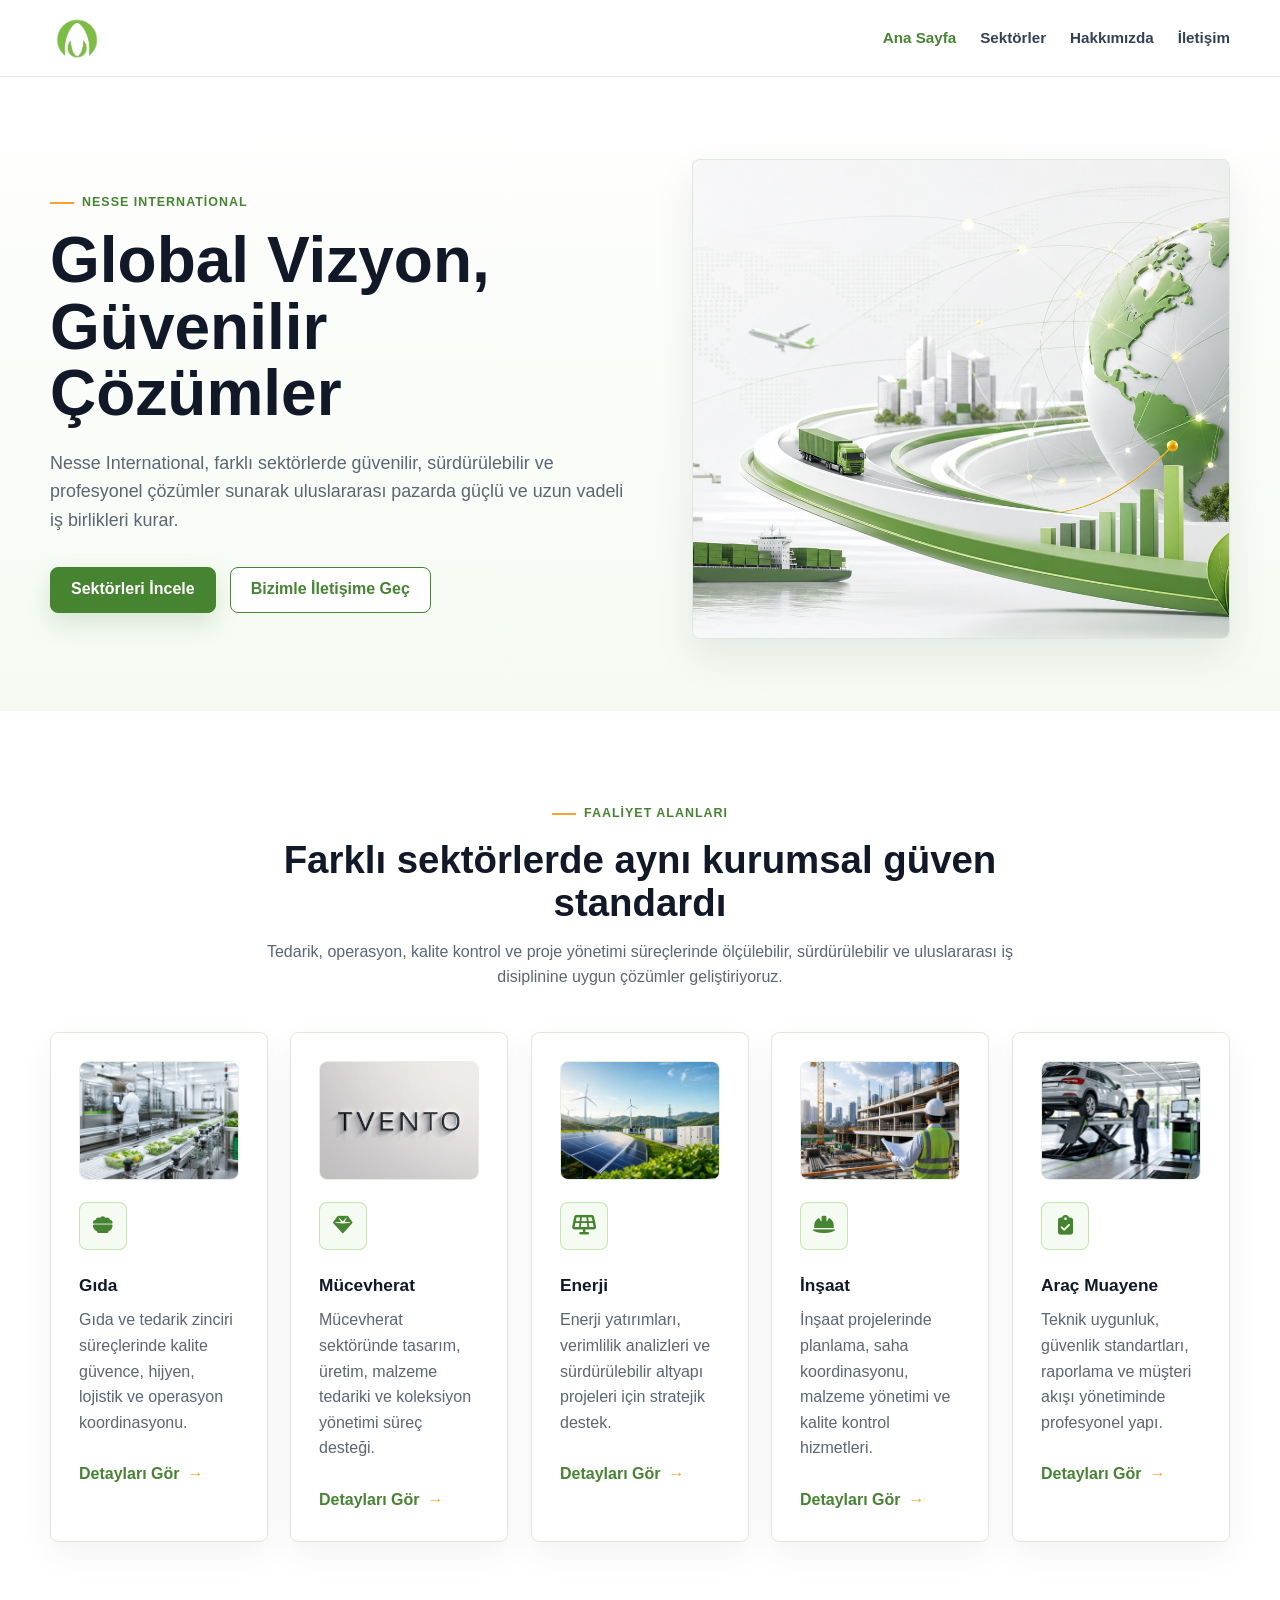
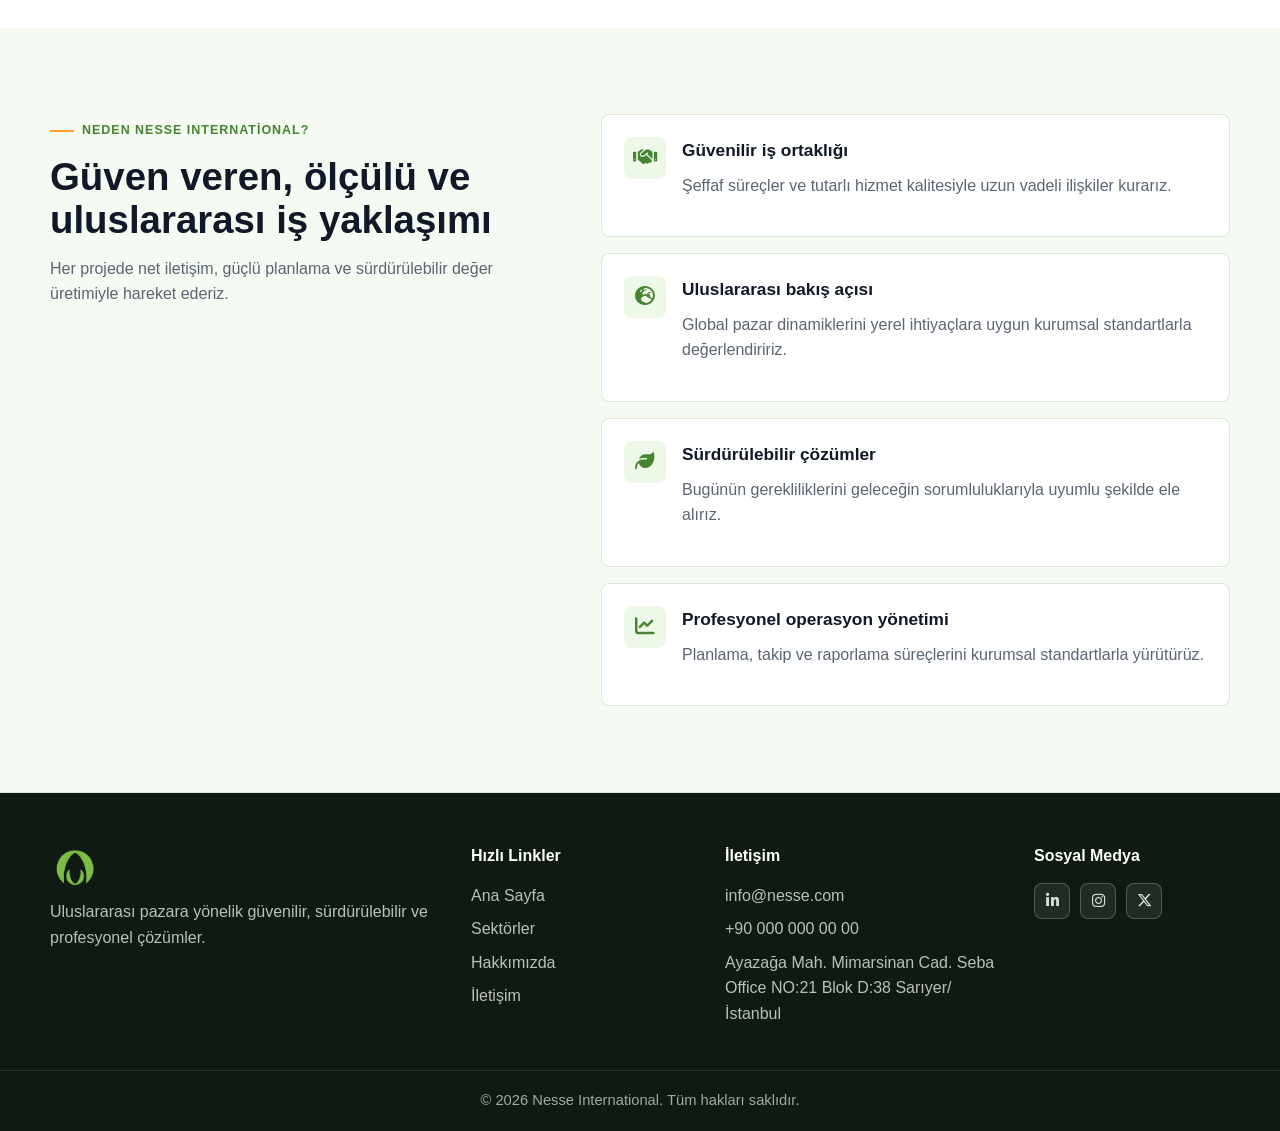
<file: index.html>
<!doctype html>
<html lang="tr">
  <head>
    <meta charset="utf-8" />
    <meta name="viewport" content="width=device-width, initial-scale=1" />
    <title>Nesse International | Ana Sayfa</title>
    <meta
      name="description"
      content="Nesse International, farklı sektörlerde güvenilir, sürdürülebilir ve profesyonel çözümler sunan kurumsal bir iş ortağıdır."
    />
    <link rel="stylesheet" href="https://cdnjs.cloudflare.com/ajax/libs/font-awesome/6.5.2/css/all.min.css" />
    <link rel="stylesheet" href="styles.css" />
  </head>
  <body>
    <header class="site-header">
      <nav class="navbar" aria-label="Ana navigasyon">
        <a class="brand" href="index.html" aria-label="Nesse International Ana Sayfa">
          <img class="brand-logo" src="assets/nesse_logo_yazisiz.png" alt="Nesse International" />
        </a>
        <button class="menu-toggle" type="button" aria-expanded="false" aria-controls="primary-menu">
          <span></span>
          <span></span>
          <span></span>
          <span class="sr-only">Menüyü aç</span>
        </button>
        <div class="nav-links" id="primary-menu">
          <a class="active" href="index.html">Ana Sayfa</a>
          <a href="sektorler.html">Sektörler</a>
          <a href="hakkimizda.html">Hakkımızda</a>
          <a href="iletisim.html">İletişim</a>
        </div>
      </nav>
    </header>

    <main>
      <section class="hero">
        <div class="container hero-grid">
          <div class="hero-copy">
            <span class="eyebrow">Nesse International</span>
            <h1>Global Vizyon, Güvenilir Çözümler</h1>
            <p>
              Nesse International, farklı sektörlerde güvenilir, sürdürülebilir ve profesyonel çözümler
              sunarak uluslararası pazarda güçlü ve uzun vadeli iş birlikleri kurar.
            </p>
            <div class="hero-actions">
              <a class="btn" href="sektorler.html">Sektörleri İncele</a>
              <a class="btn btn-outline" href="iletisim.html">Bizimle İletişime Geç</a>
            </div>
          </div>
          <div class="hero-visual" aria-label="Global ticaret ve büyüme görseli">
            <img src="assets/hero-global.png" alt="Soyut global bağlantılar ve sürdürülebilir büyüme görseli" />
          </div>
        </div>
      </section>

      <section class="section">
        <div class="container section-heading">
          <span class="eyebrow">Faaliyet Alanları</span>
          <h2>Farklı sektörlerde aynı kurumsal güven standardı</h2>
          <p>
            Tedarik, operasyon, kalite kontrol ve proje yönetimi süreçlerinde ölçülebilir,
            sürdürülebilir ve uluslararası iş disiplinine uygun çözümler geliştiriyoruz.
          </p>
        </div>
        <div class="container card-grid five">
          <article class="service-card">
            <img src="assets/sector-gida.png" alt="Modern gıda üretim ve paketleme tesisi" />
            <span class="icon-box" aria-hidden="true"><i class="fa-solid fa-bowl-food"></i></span>
            <h3>Gıda</h3>
            <p>Gıda ve tedarik zinciri süreçlerinde kalite güvence, hijyen, lojistik ve operasyon koordinasyonu.</p>
            <a class="text-link" href="sektor-gida.html">Detayları Gör</a>
          </article>
          <article class="service-card">
            <img src="assets/tvento_logo.webp" alt="Mücevherat üretim ve sunum alanı" />
            <span class="icon-box" aria-hidden="true"><i class="fa-solid fa-gem"></i></span>
            <h3>Mücevherat</h3>
            <p>Mücevherat sektöründe tasarım, üretim, malzeme tedariki ve koleksiyon yönetimi süreç desteği.</p>
            <a class="text-link" href="https://tvento.com/" target="_blank">Detayları Gör</a>
          </article>
          <article class="service-card">
            <img src="assets/sector-enerji.png" alt="Yenilenebilir enerji altyapısı" />
            <span class="icon-box" aria-hidden="true"><i class="fa-solid fa-solar-panel"></i></span>
            <h3>Enerji</h3>
            <p>Enerji yatırımları, verimlilik analizleri ve sürdürülebilir altyapı projeleri için stratejik destek.</p>
            <a class="text-link" href="sektor-enerji.html">Detayları Gör</a>
          </article>
          <article class="service-card">
            <img src="assets/sector-insaat.png" alt="Modern inşaat ve proje yönetimi sahası" />
            <span class="icon-box" aria-hidden="true"><i class="fa-solid fa-helmet-safety"></i></span>
            <h3>İnşaat</h3>
            <p>İnşaat projelerinde planlama, saha koordinasyonu, malzeme yönetimi ve kalite kontrol hizmetleri.</p>
            <a class="text-link" href="sektor-insaat.html">Detayları Gör</a>
          </article>
          <article class="service-card">
            <img src="assets/sector-arac-muayene.png" alt="Araç muayene ve teknik kontrol istasyonu" />
            <span class="icon-box" aria-hidden="true"><i class="fa-solid fa-clipboard-check"></i></span>
            <h3>Araç Muayene</h3>
            <p>Teknik uygunluk, güvenlik standartları, raporlama ve müşteri akışı yönetiminde profesyonel yapı.</p>
            <a class="text-link" href="sektor-arac-muayene.html">Detayları Gör</a>
          </article>
        </div>
      </section>

      <section class="section soft-section">
        <div class="container split">
          <div class="section-heading align-left">
            <span class="eyebrow">Neden Nesse International?</span>
            <h2>Güven veren, ölçülü ve uluslararası iş yaklaşımı</h2>
            <p>
              Her projede net iletişim, güçlü planlama ve sürdürülebilir değer üretimiyle hareket ederiz.
            </p>
          </div>
          <div class="feature-list">
            <div class="feature-item">
              <span class="check-icon" aria-hidden="true"><i class="fa-solid fa-handshake"></i></span>
              <div>
                <h3>Güvenilir iş ortaklığı</h3>
                <p>Şeffaf süreçler ve tutarlı hizmet kalitesiyle uzun vadeli ilişkiler kurarız.</p>
              </div>
            </div>
            <div class="feature-item">
              <span class="check-icon" aria-hidden="true"><i class="fa-solid fa-earth-europe"></i></span>
              <div>
                <h3>Uluslararası bakış açısı</h3>
                <p>Global pazar dinamiklerini yerel ihtiyaçlara uygun kurumsal standartlarla değerlendiririz.</p>
              </div>
            </div>
            <div class="feature-item">
              <span class="check-icon" aria-hidden="true"><i class="fa-solid fa-leaf"></i></span>
              <div>
                <h3>Sürdürülebilir çözümler</h3>
                <p>Bugünün gerekliliklerini geleceğin sorumluluklarıyla uyumlu şekilde ele alırız.</p>
              </div>
            </div>
            <div class="feature-item">
              <span class="check-icon" aria-hidden="true"><i class="fa-solid fa-chart-line"></i></span>
              <div>
                <h3>Profesyonel operasyon yönetimi</h3>
                <p>Planlama, takip ve raporlama süreçlerini kurumsal standartlarla yürütürüz.</p>
              </div>
            </div>
          </div>
        </div>
      </section>
    </main>

    <footer class="site-footer">
      <div class="container footer-grid">
        <div>
          <a class="brand footer-brand" href="index.html">
            <img class="brand-logo" src="assets/nesse_logo_yazisiz.png" alt="Nesse International" />
          </a>
          <p>Uluslararası pazara yönelik güvenilir, sürdürülebilir ve profesyonel çözümler.</p>
        </div>
        <div>
          <h3>Hızlı Linkler</h3>
          <a href="index.html">Ana Sayfa</a>
          <a href="sektorler.html">Sektörler</a>
          <a href="hakkimizda.html">Hakkımızda</a>
          <a href="iletisim.html">İletişim</a>
        </div>
        <div>
          <h3>İletişim</h3>
          <p>info@nesse.com</p>
          <p>+90 000 000 00 00</p>
          <p>Ayazağa Mah. Mimarsinan Cad. Seba Office NO:21 Blok D:38 Sarıyer/İstanbul</p>
        </div>
        <div>
          <h3>Sosyal Medya</h3>
          <div class="social-row" aria-label="Sosyal medya ikonları">
            <span><i class="fa-brands fa-linkedin-in" aria-hidden="true"></i></span>
            <span><i class="fa-brands fa-instagram" aria-hidden="true"></i></span>
            <span><i class="fa-brands fa-x-twitter" aria-hidden="true"></i></span>
          </div>
        </div>
      </div>
      <div class="footer-bottom">© 2026 Nesse International. Tüm hakları saklıdır.</div>
    </footer>

    <script src="script.js"></script>
  </body>
</html>
</file>
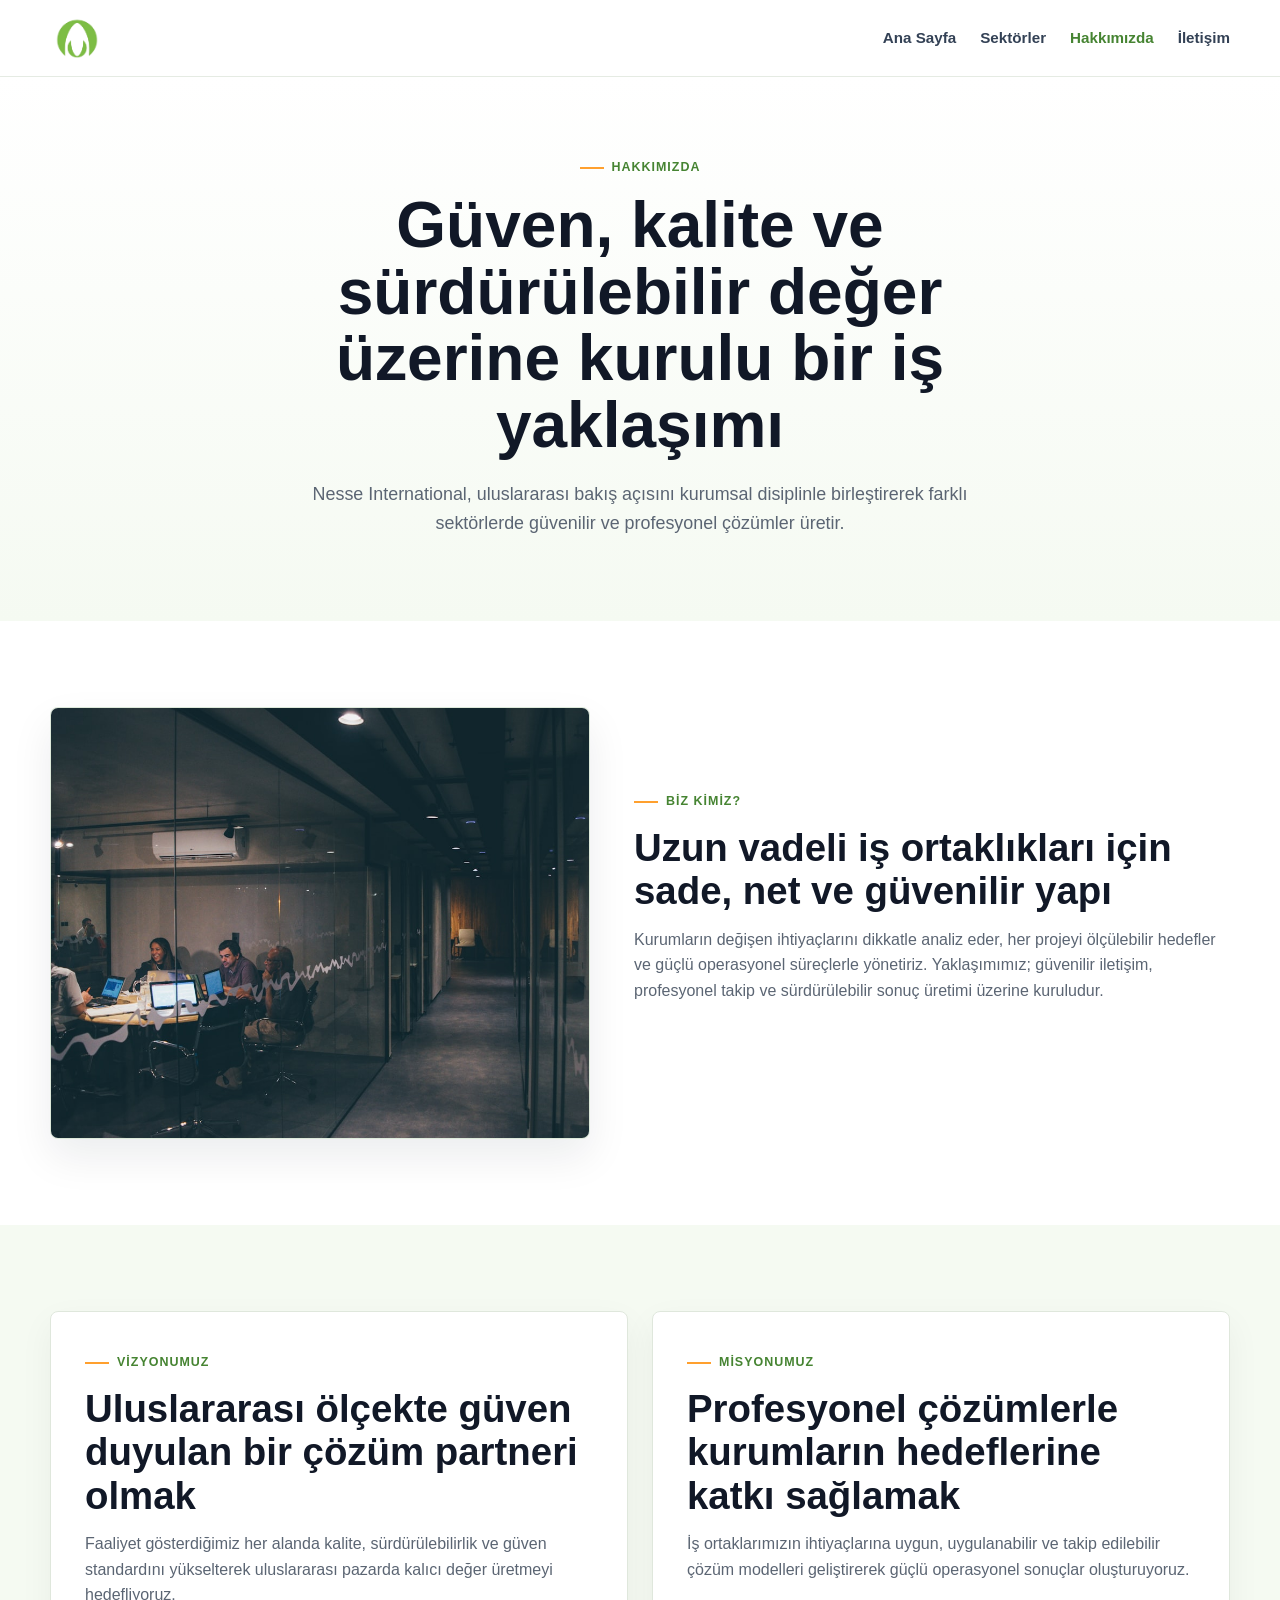
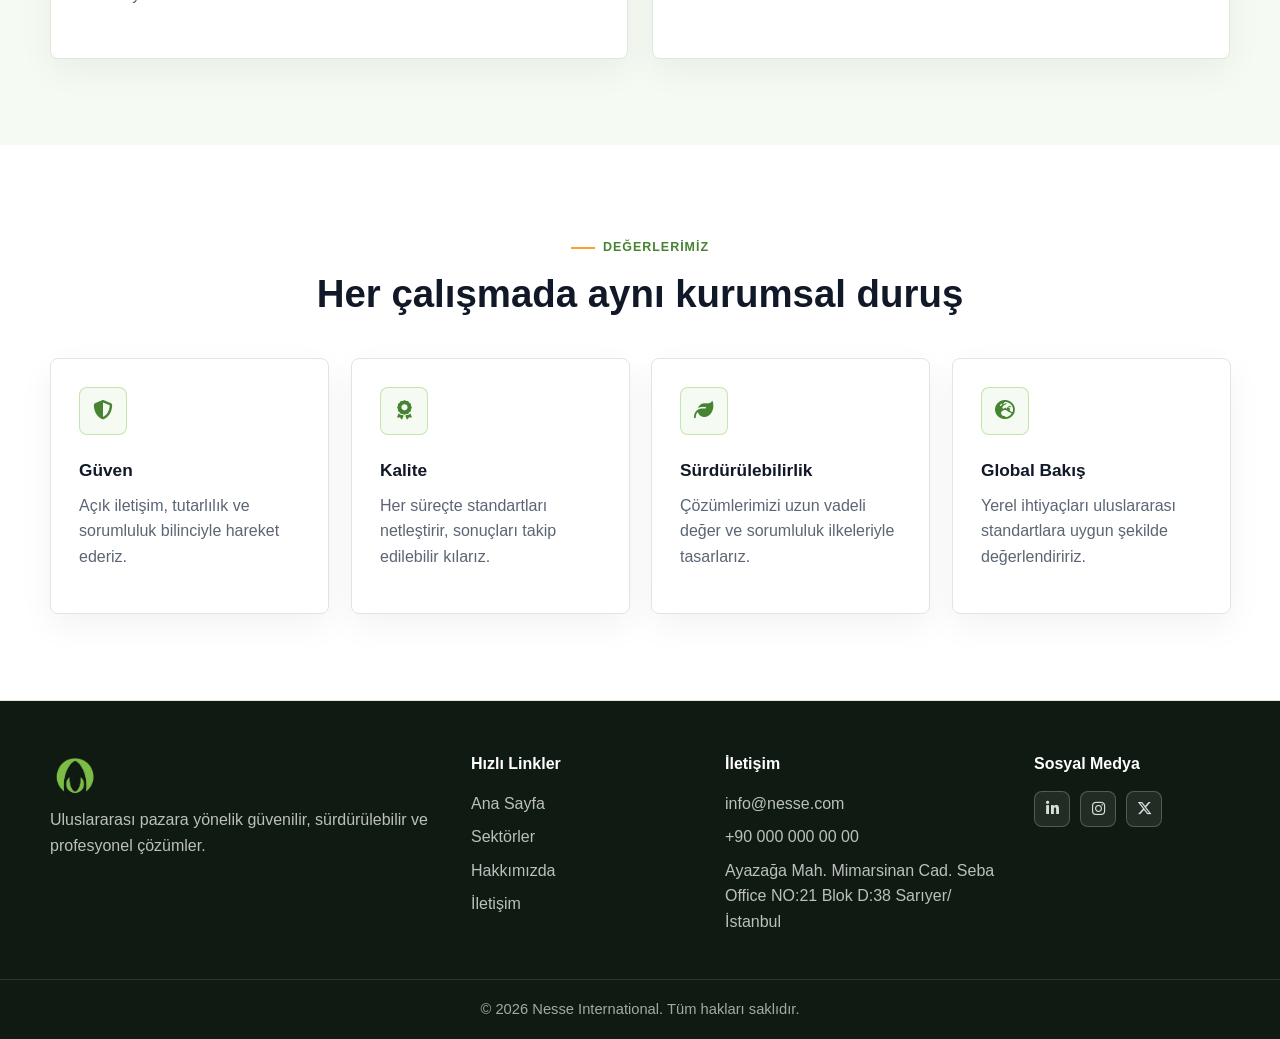
<file: hakkimizda.html>
<!doctype html>
<html lang="tr">
  <head>
    <meta charset="utf-8" />
    <meta name="viewport" content="width=device-width, initial-scale=1" />
    <title>Nesse International | Hakkımızda</title>
    <meta name="description" content="Nesse International kurumsal profil ve çalışma yaklaşımı." />
    <link rel="stylesheet" href="https://cdnjs.cloudflare.com/ajax/libs/font-awesome/6.5.2/css/all.min.css" />
    <link rel="stylesheet" href="styles.css" />
  </head>
  <body>
    <header class="site-header">
      <nav class="navbar" aria-label="Ana navigasyon">
        <a class="brand" href="index.html"><img class="brand-logo" src="assets/nesse_logo_yazisiz.png" alt="Nesse International" /></a>
        <button class="menu-toggle" type="button" aria-expanded="false" aria-controls="primary-menu">
          <span></span><span></span><span></span><span class="sr-only">Menüyü aç</span>
        </button>
        <div class="nav-links" id="primary-menu">
          <a href="index.html">Ana Sayfa</a>
          <a href="sektorler.html">Sektörler</a>
          <a class="active" href="hakkimizda.html">Hakkımızda</a>
          <a href="iletisim.html">İletişim</a>
        </div>
      </nav>
    </header>

    <main>
      <section class="page-hero">
        <div class="container narrow">
          <span class="eyebrow">Hakkımızda</span>
          <h1>Güven, kalite ve sürdürülebilir değer üzerine kurulu bir iş yaklaşımı</h1>
          <p>
            Nesse International, uluslararası bakış açısını kurumsal disiplinle birleştirerek farklı sektörlerde
            güvenilir ve profesyonel çözümler üretir.
          </p>
        </div>
      </section>

      <section class="section">
        <div class="container about-grid">
          <figure class="about-media">
            <img src="assets/about-corporate.jpg" alt="Kurumsal toplantıda iş birliği yapan profesyonel ekip" />
          </figure>
          <div class="section-heading align-left">
            <span class="eyebrow">Biz Kimiz?</span>
            <h2>Uzun vadeli iş ortaklıkları için sade, net ve güvenilir yapı</h2>
            <p>
              Kurumların değişen ihtiyaçlarını dikkatle analiz eder, her projeyi ölçülebilir hedefler ve güçlü
              operasyonel süreçlerle yönetiriz. Yaklaşımımız; güvenilir iletişim, profesyonel takip ve sürdürülebilir
              sonuç üretimi üzerine kuruludur.
            </p>
          </div>
        </div>
      </section>

      <section class="section soft-section">
        <div class="container two-column">
          <article class="content-card">
            <span class="eyebrow">Vizyonumuz</span>
            <h2>Uluslararası ölçekte güven duyulan bir çözüm partneri olmak</h2>
            <p>
              Faaliyet gösterdiğimiz her alanda kalite, sürdürülebilirlik ve güven standardını yükselterek
              uluslararası pazarda kalıcı değer üretmeyi hedefliyoruz.
            </p>
          </article>
          <article class="content-card">
            <span class="eyebrow">Misyonumuz</span>
            <h2>Profesyonel çözümlerle kurumların hedeflerine katkı sağlamak</h2>
            <p>
              İş ortaklarımızın ihtiyaçlarına uygun, uygulanabilir ve takip edilebilir çözüm modelleri geliştirerek
              güçlü operasyonel sonuçlar oluşturuyoruz.
            </p>
          </article>
        </div>
      </section>

      <section class="section">
        <div class="container section-heading">
          <span class="eyebrow">Değerlerimiz</span>
          <h2>Her çalışmada aynı kurumsal duruş</h2>
        </div>
        <div class="container card-grid four">
          <article class="value-card">
            <span class="icon-box" aria-hidden="true"><i class="fa-solid fa-shield-halved"></i></span>
            <h3>Güven</h3>
            <p>Açık iletişim, tutarlılık ve sorumluluk bilinciyle hareket ederiz.</p>
          </article>
          <article class="value-card">
            <span class="icon-box" aria-hidden="true"><i class="fa-solid fa-award"></i></span>
            <h3>Kalite</h3>
            <p>Her süreçte standartları netleştirir, sonuçları takip edilebilir kılarız.</p>
          </article>
          <article class="value-card">
            <span class="icon-box" aria-hidden="true"><i class="fa-solid fa-leaf"></i></span>
            <h3>Sürdürülebilirlik</h3>
            <p>Çözümlerimizi uzun vadeli değer ve sorumluluk ilkeleriyle tasarlarız.</p>
          </article>
          <article class="value-card">
            <span class="icon-box" aria-hidden="true"><i class="fa-solid fa-earth-europe"></i></span>
            <h3>Global Bakış</h3>
            <p>Yerel ihtiyaçları uluslararası standartlara uygun şekilde değerlendiririz.</p>
          </article>
        </div>
      </section>
    </main>

    <footer class="site-footer">
      <div class="container footer-grid">
        <div>
          <a class="brand footer-brand" href="index.html"><img class="brand-logo" src="assets/nesse_logo_yazisiz.png" alt="Nesse International" /></a>
          <p>Uluslararası pazara yönelik güvenilir, sürdürülebilir ve profesyonel çözümler.</p>
        </div>
        <div>
          <h3>Hızlı Linkler</h3>
          <a href="index.html">Ana Sayfa</a><a href="sektorler.html">Sektörler</a><a href="hakkimizda.html">Hakkımızda</a><a href="iletisim.html">İletişim</a>
        </div>
        <div>
          <h3>İletişim</h3>
          <p>info@nesse.com</p><p>+90 000 000 00 00</p><p>Ayazağa Mah. Mimarsinan Cad. Seba Office NO:21 Blok D:38 Sarıyer/İstanbul</p>
        </div>
        <div>
          <h3>Sosyal Medya</h3>
          <div class="social-row" aria-label="Sosyal medya ikonları"><span><i class="fa-brands fa-linkedin-in" aria-hidden="true"></i></span><span><i class="fa-brands fa-instagram" aria-hidden="true"></i></span><span><i class="fa-brands fa-x-twitter" aria-hidden="true"></i></span></div>
        </div>
      </div>
      <div class="footer-bottom">© 2026 Nesse International. Tüm hakları saklıdır.</div>
    </footer>

    <script src="script.js"></script>
  </body>
</html>
</file>
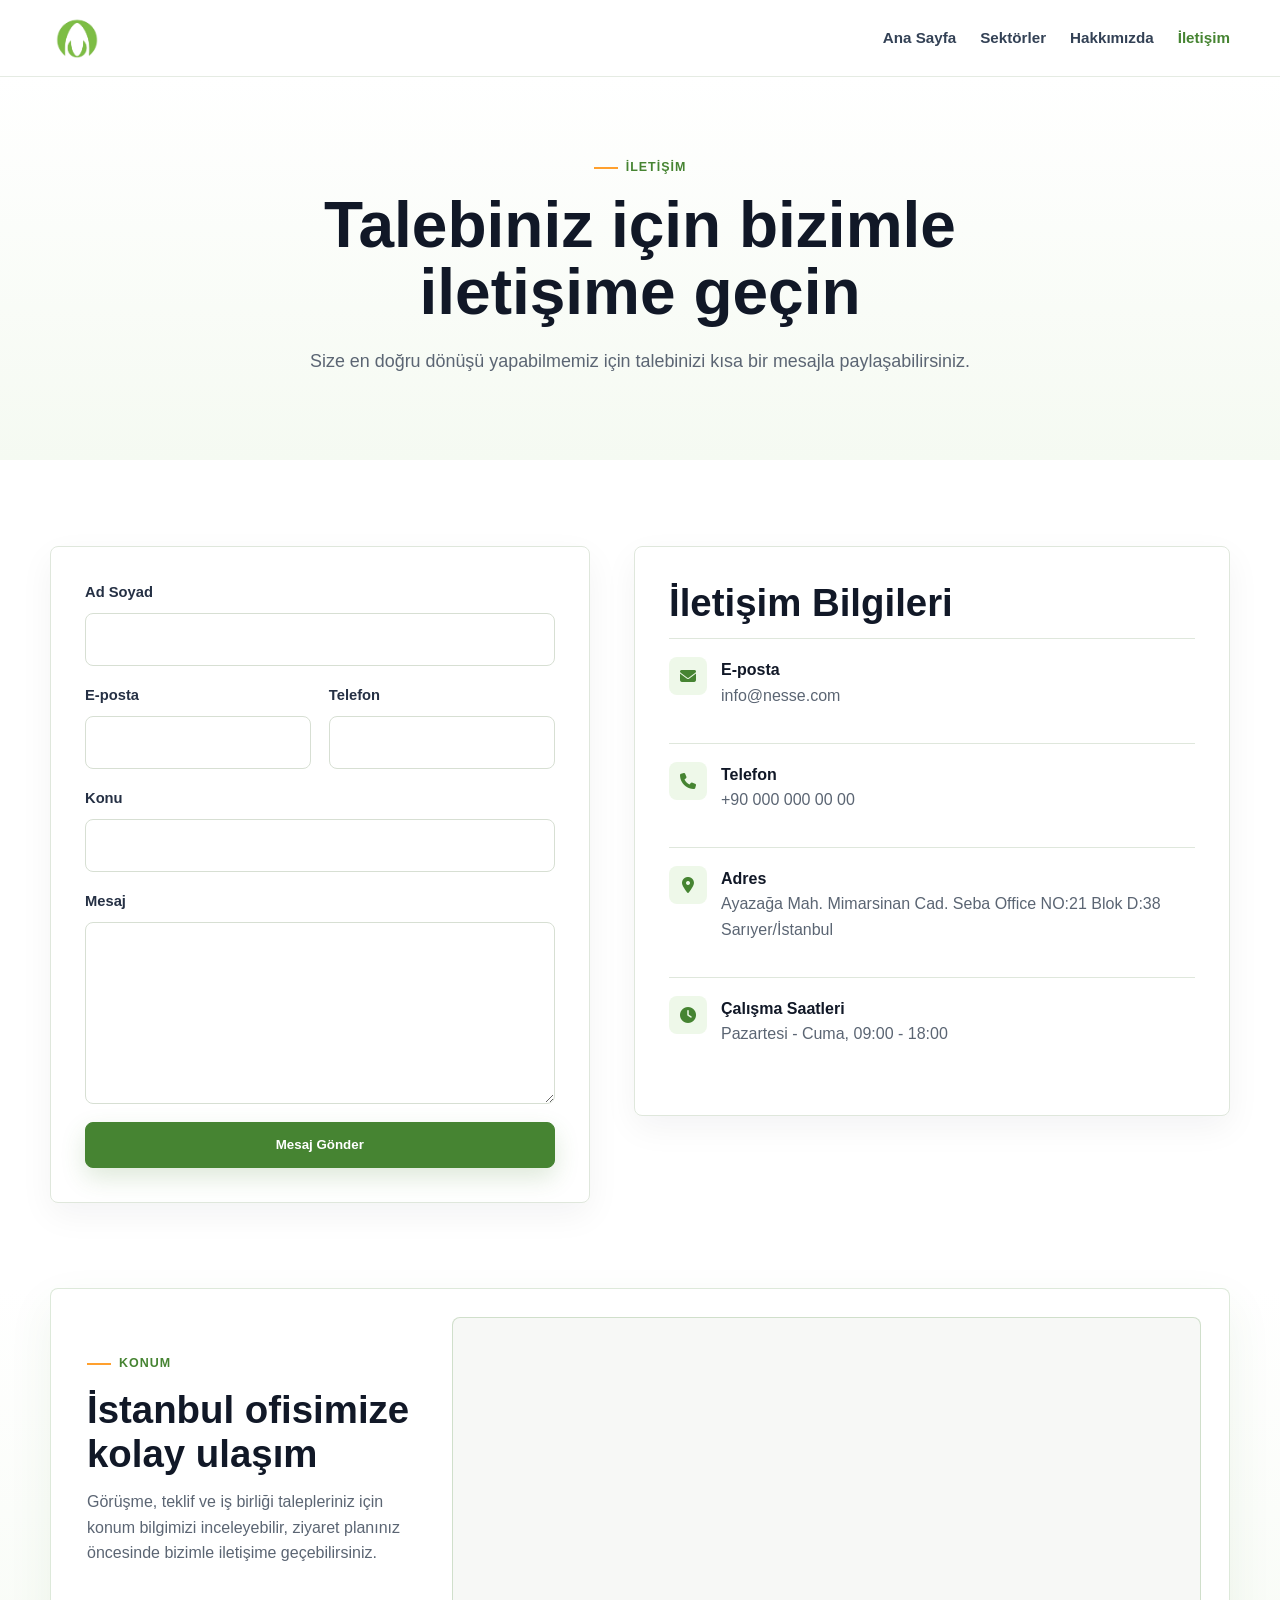
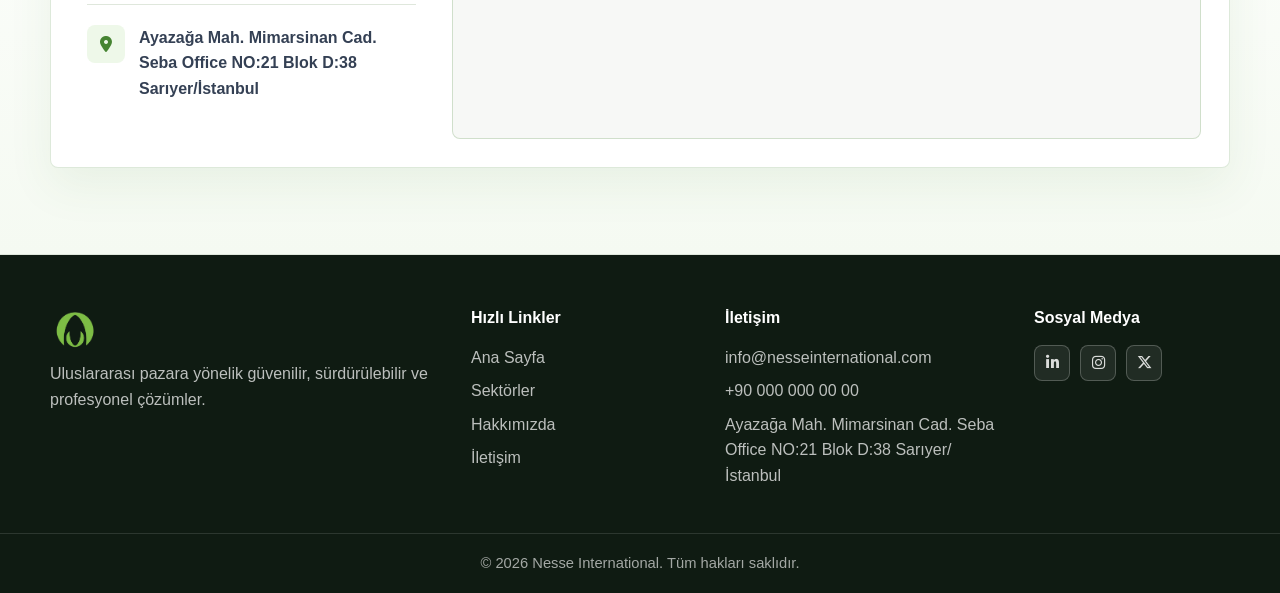
<file: iletisim.html>
<!doctype html>
<html lang="tr">
  <head>
    <meta charset="utf-8" />
    <meta name="viewport" content="width=device-width, initial-scale=1" />
    <title>Nesse International | İletişim</title>
    <meta name="description" content="Nesse International iletişim sayfası." />
    <link rel="stylesheet" href="https://cdnjs.cloudflare.com/ajax/libs/font-awesome/6.5.2/css/all.min.css" />
    <link rel="stylesheet" href="styles.css" />
  </head>
  <body>
    <header class="site-header">
      <nav class="navbar" aria-label="Ana navigasyon">
        <a class="brand" href="index.html"><img class="brand-logo" src="assets/nesse_logo_yazisiz.png" alt="Nesse International" /></a>
        <button class="menu-toggle" type="button" aria-expanded="false" aria-controls="primary-menu">
          <span></span><span></span><span></span><span class="sr-only">Menüyü aç</span>
        </button>
        <div class="nav-links" id="primary-menu">
          <a href="index.html">Ana Sayfa</a>
          <a href="sektorler.html">Sektörler</a>
          <a href="hakkimizda.html">Hakkımızda</a>
          <a class="active" href="iletisim.html">İletişim</a>
        </div>
      </nav>
    </header>

    <main>
      <section class="page-hero">
        <div class="container narrow">
          <span class="eyebrow">İletişim</span>
          <h1>Talebiniz için bizimle iletişime geçin</h1>
          <p>Size en doğru dönüşü yapabilmemiz için talebinizi kısa bir mesajla paylaşabilirsiniz.</p>
        </div>
      </section>

      <section class="section">
        <div class="container contact-grid">
          <form class="contact-form" action="#" method="post">
            <div class="field-group">
              <label for="name">Ad Soyad</label>
              <input id="name" name="name" type="text" autocomplete="name" required />
            </div>
            <div class="field-row">
              <div class="field-group">
                <label for="email">E-posta</label>
                <input id="email" name="email" type="email" autocomplete="email" required />
              </div>
              <div class="field-group">
                <label for="phone">Telefon</label>
                <input id="phone" name="phone" type="tel" autocomplete="tel" />
              </div>
            </div>
            <div class="field-group">
              <label for="subject">Konu</label>
              <input id="subject" name="subject" type="text" required />
            </div>
            <div class="field-group">
              <label for="message">Mesaj</label>
              <textarea id="message" name="message" rows="6" required></textarea>
            </div>
            <button class="btn" type="submit">Mesaj Gönder</button>
          </form>

          <aside class="contact-info">
            <h2>İletişim Bilgileri</h2>
            <div class="info-item">
              <span class="mini-icon" aria-hidden="true"><i class="fa-solid fa-envelope"></i></span>
              <div>
                <strong>E-posta</strong>
                <p>info@nesse.com</p>
              </div>
            </div>
            <div class="info-item">
              <span class="mini-icon" aria-hidden="true"><i class="fa-solid fa-phone"></i></span>
              <div>
                <strong>Telefon</strong>
                <p>+90 000 000 00 00</p>
              </div>
            </div>
            <div class="info-item">
              <span class="mini-icon" aria-hidden="true"><i class="fa-solid fa-location-dot"></i></span>
              <div>
                <strong>Adres</strong>
                <p>Ayazağa Mah. Mimarsinan Cad. Seba Office NO:21 Blok D:38 Sarıyer/İstanbul</p>
              </div>
            </div>
            <div class="info-item">
              <span class="mini-icon" aria-hidden="true"><i class="fa-solid fa-clock"></i></span>
              <div>
                <strong>Çalışma Saatleri</strong>
                <p>Pazartesi - Cuma, 09:00 - 18:00</p>
              </div>
            </div>
          </aside>
        </div>
      </section>

      <section class="section no-top map-section">
        <div class="container">
          <div class="map-shell">
            <div class="map-copy">
              <span class="eyebrow">Konum</span>
              <h2>İstanbul ofisimize kolay ulaşım</h2>
              <p>
                Görüşme, teklif ve iş birliği talepleriniz için konum bilgimizi inceleyebilir,
                ziyaret planınız öncesinde bizimle iletişime geçebilirsiniz.
              </p>
              <div class="map-address">
                <span class="mini-icon" aria-hidden="true"><i class="fa-solid fa-location-dot"></i></span>
                <p>Ayazağa Mah. Mimarsinan Cad. Seba Office NO:21 Blok D:38 Sarıyer/İstanbul</p>
              </div>
            </div>
            <div class="map-area">
              <iframe
                title="Nesse International Google Maps konumu"
                src="https://www.google.com/maps?q=Ayaza%C4%9Fa%20Mah.%20Mimarsinan%20Cad.%20Seba%20Office%20NO%3A21%20Blok%20D%3A38%20Sar%C4%B1yer%2F%C4%B0stanbul&output=embed"
                width="100%"
                height="420"
                style="border:0;"
                allowfullscreen=""
                loading="lazy"
                referrerpolicy="no-referrer-when-downgrade">
              </iframe>
            </div>
          </div>
        </div>
      </section>
    </main>

    <footer class="site-footer">
      <div class="container footer-grid">
        <div>
          <a class="brand footer-brand" href="index.html"><img class="brand-logo" src="assets/nesse_logo_yazisiz.png" alt="Nesse International" /></a>
          <p>Uluslararası pazara yönelik güvenilir, sürdürülebilir ve profesyonel çözümler.</p>
        </div>
        <div>
          <h3>Hızlı Linkler</h3>
          <a href="index.html">Ana Sayfa</a><a href="sektorler.html">Sektörler</a><a href="hakkimizda.html">Hakkımızda</a><a href="iletisim.html">İletişim</a>
        </div>
        <div>
          <h3>İletişim</h3>
          <p>info@nesseinternational.com</p><p>+90 000 000 00 00</p><p>Ayazağa Mah. Mimarsinan Cad. Seba Office NO:21 Blok D:38 Sarıyer/İstanbul</p>
        </div>
        <div>
          <h3>Sosyal Medya</h3>
          <div class="social-row" aria-label="Sosyal medya ikonları"><span><i class="fa-brands fa-linkedin-in" aria-hidden="true"></i></span><span><i class="fa-brands fa-instagram" aria-hidden="true"></i></span><span><i class="fa-brands fa-x-twitter" aria-hidden="true"></i></span></div>
        </div>
      </div>
      <div class="footer-bottom">© 2026 Nesse International. Tüm hakları saklıdır.</div>
    </footer>

    <script src="script.js"></script>
  </body>
</html>
</file>
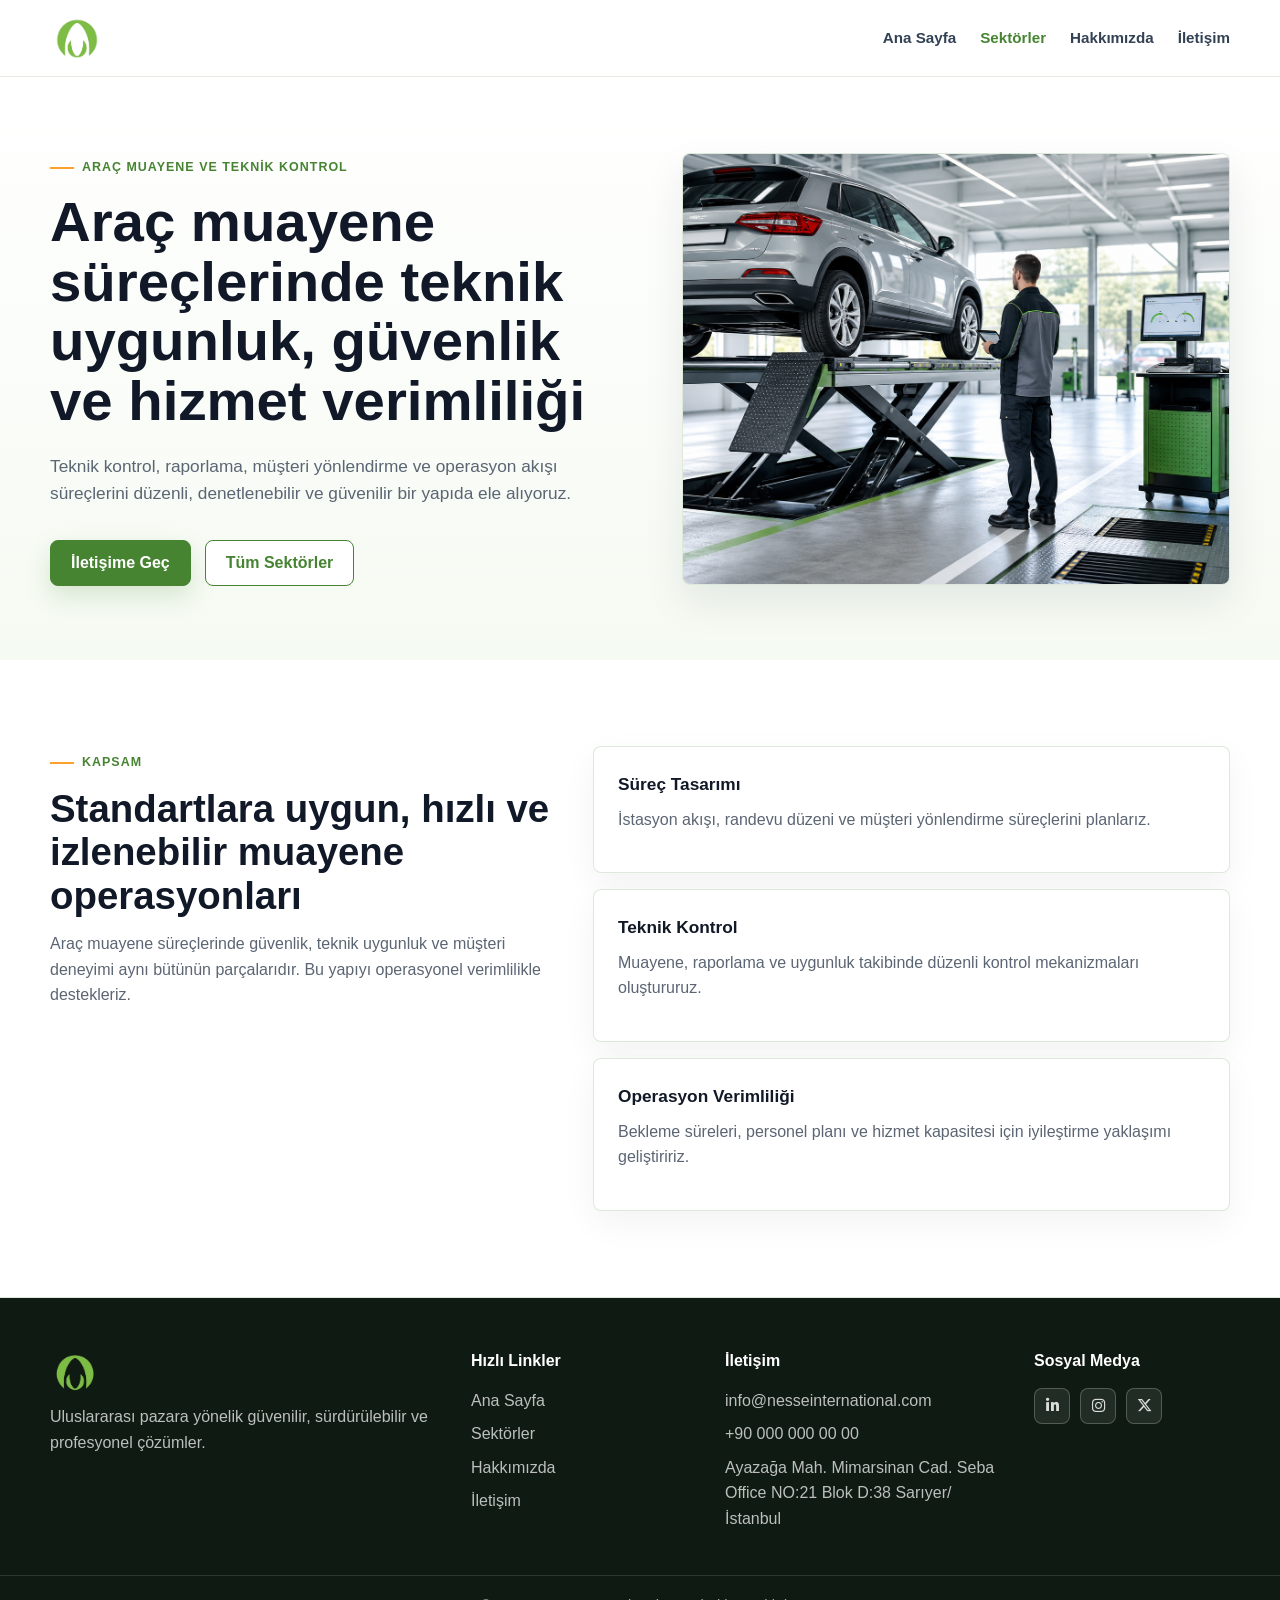
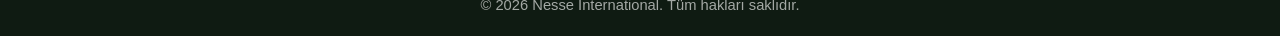
<file: sektor-arac-muayene.html>
<!doctype html>
<html lang="tr">
  <head>
    <meta charset="utf-8" />
    <meta name="viewport" content="width=device-width, initial-scale=1" />
    <title>Nesse International | Araç Muayene Sektörü</title>
    <meta name="description" content="Nesse International araç muayene sektörü çözümleri." />
    <link rel="stylesheet" href="https://cdnjs.cloudflare.com/ajax/libs/font-awesome/6.5.2/css/all.min.css" />
    <link rel="stylesheet" href="styles.css" />
  </head>
  <body>
    <header class="site-header">
      <nav class="navbar" aria-label="Ana navigasyon">
        <a class="brand" href="index.html"><img class="brand-logo" src="assets/nesse_logo_yazisiz.png" alt="Nesse International" /></a>
        <button class="menu-toggle" type="button" aria-expanded="false" aria-controls="primary-menu"><span></span><span></span><span></span><span class="sr-only">Menüyü aç</span></button>
        <div class="nav-links" id="primary-menu"><a href="index.html">Ana Sayfa</a><a class="active" href="sektorler.html">Sektörler</a><a href="hakkimizda.html">Hakkımızda</a><a href="iletisim.html">İletişim</a></div>
      </nav>
    </header>

    <main>
      <section class="sector-detail-hero">
        <div class="container sector-detail-grid">
          <div>
            <span class="eyebrow">Araç Muayene ve Teknik Kontrol</span>
            <h1>Araç muayene süreçlerinde teknik uygunluk, güvenlik ve hizmet verimliliği</h1>
            <p>
              Teknik kontrol, raporlama, müşteri yönlendirme ve operasyon akışı süreçlerini düzenli,
              denetlenebilir ve güvenilir bir yapıda ele alıyoruz.
            </p>
            <div class="hero-actions"><a class="btn" href="iletisim.html">İletişime Geç</a><a class="btn btn-outline" href="sektorler.html">Tüm Sektörler</a></div>
          </div>
          <div class="detail-media"><img src="assets/sector-arac-muayene.png" alt="Araç muayene teknik kontrol istasyonu" /></div>
        </div>
      </section>

      <section class="section">
        <div class="container detail-layout">
          <div class="section-heading align-left">
            <span class="eyebrow">Kapsam</span>
            <h2>Standartlara uygun, hızlı ve izlenebilir muayene operasyonları</h2>
            <p>
              Araç muayene süreçlerinde güvenlik, teknik uygunluk ve müşteri deneyimi aynı bütünün
              parçalarıdır. Bu yapıyı operasyonel verimlilikle destekleriz.
            </p>
          </div>
          <div class="detail-list">
            <article><h3>Süreç Tasarımı</h3><p>İstasyon akışı, randevu düzeni ve müşteri yönlendirme süreçlerini planlarız.</p></article>
            <article><h3>Teknik Kontrol</h3><p>Muayene, raporlama ve uygunluk takibinde düzenli kontrol mekanizmaları oluştururuz.</p></article>
            <article><h3>Operasyon Verimliliği</h3><p>Bekleme süreleri, personel planı ve hizmet kapasitesi için iyileştirme yaklaşımı geliştiririz.</p></article>
          </div>
        </div>
      </section>
    </main>

    <footer class="site-footer">
      <div class="container footer-grid">
        <div><a class="brand footer-brand" href="index.html"><img class="brand-logo" src="assets/nesse_logo_yazisiz.png" alt="Nesse International" /></a><p>Uluslararası pazara yönelik güvenilir, sürdürülebilir ve profesyonel çözümler.</p></div>
        <div><h3>Hızlı Linkler</h3><a href="index.html">Ana Sayfa</a><a href="sektorler.html">Sektörler</a><a href="hakkimizda.html">Hakkımızda</a><a href="iletisim.html">İletişim</a></div>
        <div><h3>İletişim</h3><p>info@nesseinternational.com</p><p>+90 000 000 00 00</p><p>Ayazağa Mah. Mimarsinan Cad. Seba Office NO:21 Blok D:38 Sarıyer/İstanbul</p></div>
        <div><h3>Sosyal Medya</h3><div class="social-row" aria-label="Sosyal medya ikonları"><span><i class="fa-brands fa-linkedin-in" aria-hidden="true"></i></span><span><i class="fa-brands fa-instagram" aria-hidden="true"></i></span><span><i class="fa-brands fa-x-twitter" aria-hidden="true"></i></span></div></div>
      </div>
      <div class="footer-bottom">© 2026 Nesse International. Tüm hakları saklıdır.</div>
    </footer>

    <script src="script.js"></script>
  </body>
</html>
</file>
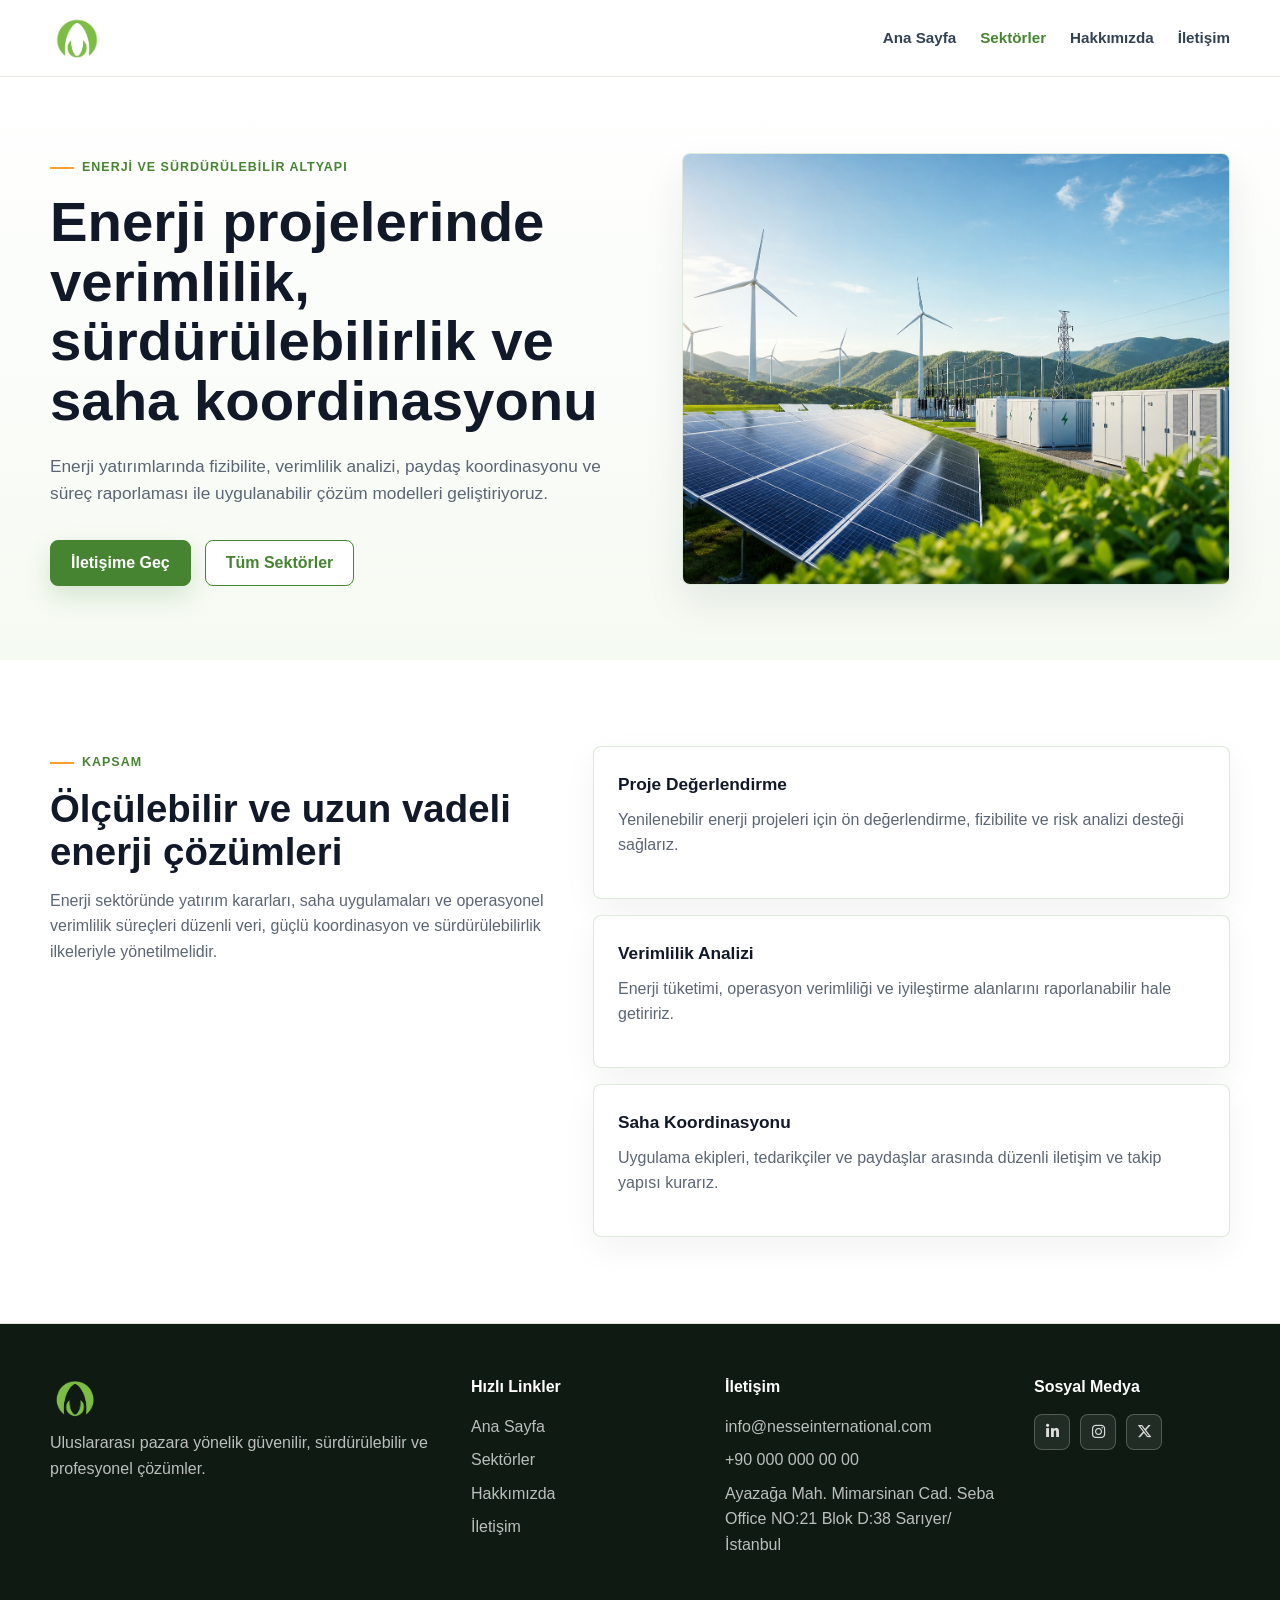
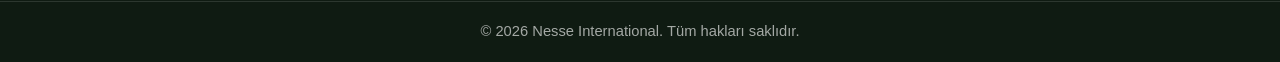
<file: sektor-enerji.html>
<!doctype html>
<html lang="tr">
  <head>
    <meta charset="utf-8" />
    <meta name="viewport" content="width=device-width, initial-scale=1" />
    <title>Nesse International | Enerji Sektörü</title>
    <meta name="description" content="Nesse International enerji sektörü çözümleri." />
    <link rel="stylesheet" href="https://cdnjs.cloudflare.com/ajax/libs/font-awesome/6.5.2/css/all.min.css" />
    <link rel="stylesheet" href="styles.css" />
  </head>
  <body>
    <header class="site-header">
      <nav class="navbar" aria-label="Ana navigasyon">
        <a class="brand" href="index.html"><img class="brand-logo" src="assets/nesse_logo_yazisiz.png" alt="Nesse International" /></a>
        <button class="menu-toggle" type="button" aria-expanded="false" aria-controls="primary-menu"><span></span><span></span><span></span><span class="sr-only">Menüyü aç</span></button>
        <div class="nav-links" id="primary-menu"><a href="index.html">Ana Sayfa</a><a class="active" href="sektorler.html">Sektörler</a><a href="hakkimizda.html">Hakkımızda</a><a href="iletisim.html">İletişim</a></div>
      </nav>
    </header>

    <main>
      <section class="sector-detail-hero">
        <div class="container sector-detail-grid">
          <div>
            <span class="eyebrow">Enerji ve Sürdürülebilir Altyapı</span>
            <h1>Enerji projelerinde verimlilik, sürdürülebilirlik ve saha koordinasyonu</h1>
            <p>
              Enerji yatırımlarında fizibilite, verimlilik analizi, paydaş koordinasyonu ve süreç
              raporlaması ile uygulanabilir çözüm modelleri geliştiriyoruz.
            </p>
            <div class="hero-actions"><a class="btn" href="iletisim.html">İletişime Geç</a><a class="btn btn-outline" href="sektorler.html">Tüm Sektörler</a></div>
          </div>
          <div class="detail-media"><img src="assets/sector-enerji.png" alt="Yenilenebilir enerji altyapısı" /></div>
        </div>
      </section>

      <section class="section">
        <div class="container detail-layout">
          <div class="section-heading align-left">
            <span class="eyebrow">Kapsam</span>
            <h2>Ölçülebilir ve uzun vadeli enerji çözümleri</h2>
            <p>
              Enerji sektöründe yatırım kararları, saha uygulamaları ve operasyonel verimlilik süreçleri
              düzenli veri, güçlü koordinasyon ve sürdürülebilirlik ilkeleriyle yönetilmelidir.
            </p>
          </div>
          <div class="detail-list">
            <article><h3>Proje Değerlendirme</h3><p>Yenilenebilir enerji projeleri için ön değerlendirme, fizibilite ve risk analizi desteği sağlarız.</p></article>
            <article><h3>Verimlilik Analizi</h3><p>Enerji tüketimi, operasyon verimliliği ve iyileştirme alanlarını raporlanabilir hale getiririz.</p></article>
            <article><h3>Saha Koordinasyonu</h3><p>Uygulama ekipleri, tedarikçiler ve paydaşlar arasında düzenli iletişim ve takip yapısı kurarız.</p></article>
          </div>
        </div>
      </section>
    </main>

    <footer class="site-footer">
      <div class="container footer-grid">
        <div><a class="brand footer-brand" href="index.html"><img class="brand-logo" src="assets/nesse_logo_yazisiz.png" alt="Nesse International" /></a><p>Uluslararası pazara yönelik güvenilir, sürdürülebilir ve profesyonel çözümler.</p></div>
        <div><h3>Hızlı Linkler</h3><a href="index.html">Ana Sayfa</a><a href="sektorler.html">Sektörler</a><a href="hakkimizda.html">Hakkımızda</a><a href="iletisim.html">İletişim</a></div>
        <div><h3>İletişim</h3><p>info@nesseinternational.com</p><p>+90 000 000 00 00</p><p>Ayazağa Mah. Mimarsinan Cad. Seba Office NO:21 Blok D:38 Sarıyer/İstanbul</p></div>
        <div><h3>Sosyal Medya</h3><div class="social-row" aria-label="Sosyal medya ikonları"><span><i class="fa-brands fa-linkedin-in" aria-hidden="true"></i></span><span><i class="fa-brands fa-instagram" aria-hidden="true"></i></span><span><i class="fa-brands fa-x-twitter" aria-hidden="true"></i></span></div></div>
      </div>
      <div class="footer-bottom">© 2026 Nesse International. Tüm hakları saklıdır.</div>
    </footer>

    <script src="script.js"></script>
  </body>
</html>
</file>
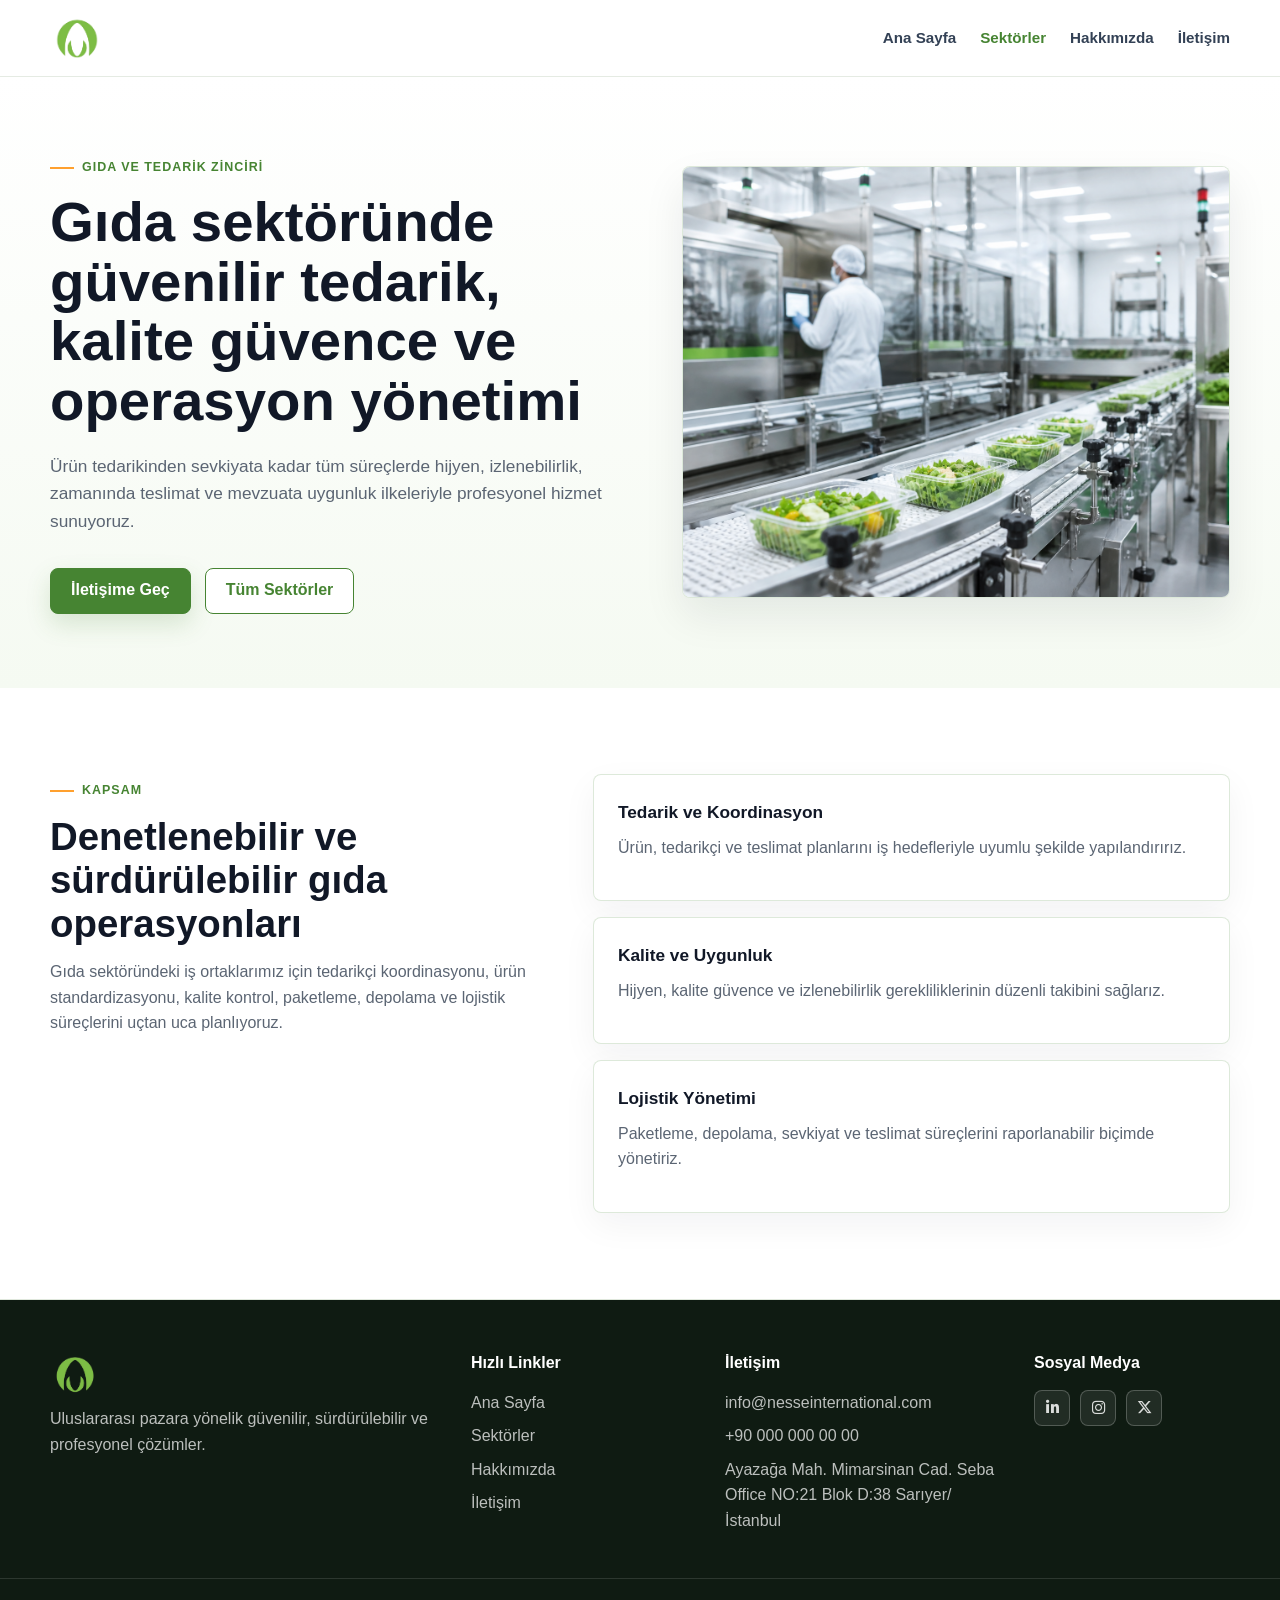
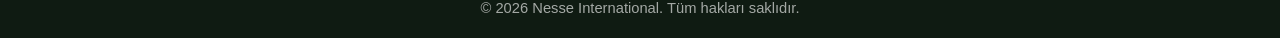
<file: sektor-gida.html>
<!doctype html>
<html lang="tr">
  <head>
    <meta charset="utf-8" />
    <meta name="viewport" content="width=device-width, initial-scale=1" />
    <title>Nesse International | Gıda Sektörü</title>
    <meta name="description" content="Nesse International gıda sektörü çözümleri." />
    <link rel="stylesheet" href="https://cdnjs.cloudflare.com/ajax/libs/font-awesome/6.5.2/css/all.min.css" />
    <link rel="stylesheet" href="styles.css" />
  </head>
  <body>
    <header class="site-header">
      <nav class="navbar" aria-label="Ana navigasyon">
        <a class="brand" href="index.html"><img class="brand-logo" src="assets/nesse_logo_yazisiz.png" alt="Nesse International" /></a>
        <button class="menu-toggle" type="button" aria-expanded="false" aria-controls="primary-menu">
          <span></span><span></span><span></span><span class="sr-only">Menüyü aç</span>
        </button>
        <div class="nav-links" id="primary-menu">
          <a href="index.html">Ana Sayfa</a>
          <a class="active" href="sektorler.html">Sektörler</a>
          <a href="hakkimizda.html">Hakkımızda</a>
          <a href="iletisim.html">İletişim</a>
        </div>
      </nav>
    </header>

    <main>
      <section class="sector-detail-hero">
        <div class="container sector-detail-grid">
          <div>
            <span class="eyebrow">Gıda ve Tedarik Zinciri</span>
            <h1>Gıda sektöründe güvenilir tedarik, kalite güvence ve operasyon yönetimi</h1>
            <p>
              Ürün tedarikinden sevkiyata kadar tüm süreçlerde hijyen, izlenebilirlik, zamanında teslimat
              ve mevzuata uygunluk ilkeleriyle profesyonel hizmet sunuyoruz.
            </p>
            <div class="hero-actions">
              <a class="btn" href="iletisim.html">İletişime Geç</a>
              <a class="btn btn-outline" href="sektorler.html">Tüm Sektörler</a>
            </div>
          </div>
          <div class="detail-media"><img src="assets/sector-gida.png" alt="Gıda üretim ve paketleme süreci" /></div>
        </div>
      </section>

      <section class="section">
        <div class="container detail-layout">
          <div class="section-heading align-left">
            <span class="eyebrow">Kapsam</span>
            <h2>Denetlenebilir ve sürdürülebilir gıda operasyonları</h2>
            <p>
              Gıda sektöründeki iş ortaklarımız için tedarikçi koordinasyonu, ürün standardizasyonu,
              kalite kontrol, paketleme, depolama ve lojistik süreçlerini uçtan uca planlıyoruz.
            </p>
          </div>
          <div class="detail-list">
            <article>
              <h3>Tedarik ve Koordinasyon</h3>
              <p>Ürün, tedarikçi ve teslimat planlarını iş hedefleriyle uyumlu şekilde yapılandırırız.</p>
            </article>
            <article>
              <h3>Kalite ve Uygunluk</h3>
              <p>Hijyen, kalite güvence ve izlenebilirlik gerekliliklerinin düzenli takibini sağlarız.</p>
            </article>
            <article>
              <h3>Lojistik Yönetimi</h3>
              <p>Paketleme, depolama, sevkiyat ve teslimat süreçlerini raporlanabilir biçimde yönetiriz.</p>
            </article>
          </div>
        </div>
      </section>
    </main>

    <footer class="site-footer">
      <div class="container footer-grid">
        <div><a class="brand footer-brand" href="index.html"><img class="brand-logo" src="assets/nesse_logo_yazisiz.png" alt="Nesse International" /></a><p>Uluslararası pazara yönelik güvenilir, sürdürülebilir ve profesyonel çözümler.</p></div>
        <div><h3>Hızlı Linkler</h3><a href="index.html">Ana Sayfa</a><a href="sektorler.html">Sektörler</a><a href="hakkimizda.html">Hakkımızda</a><a href="iletisim.html">İletişim</a></div>
        <div><h3>İletişim</h3><p>info@nesseinternational.com</p><p>+90 000 000 00 00</p><p>Ayazağa Mah. Mimarsinan Cad. Seba Office NO:21 Blok D:38 Sarıyer/İstanbul</p></div>
        <div><h3>Sosyal Medya</h3><div class="social-row" aria-label="Sosyal medya ikonları"><span><i class="fa-brands fa-linkedin-in" aria-hidden="true"></i></span><span><i class="fa-brands fa-instagram" aria-hidden="true"></i></span><span><i class="fa-brands fa-x-twitter" aria-hidden="true"></i></span></div></div>
      </div>
      <div class="footer-bottom">© 2026 Nesse International. Tüm hakları saklıdır.</div>
    </footer>

    <script src="script.js"></script>
  </body>
</html>
</file>
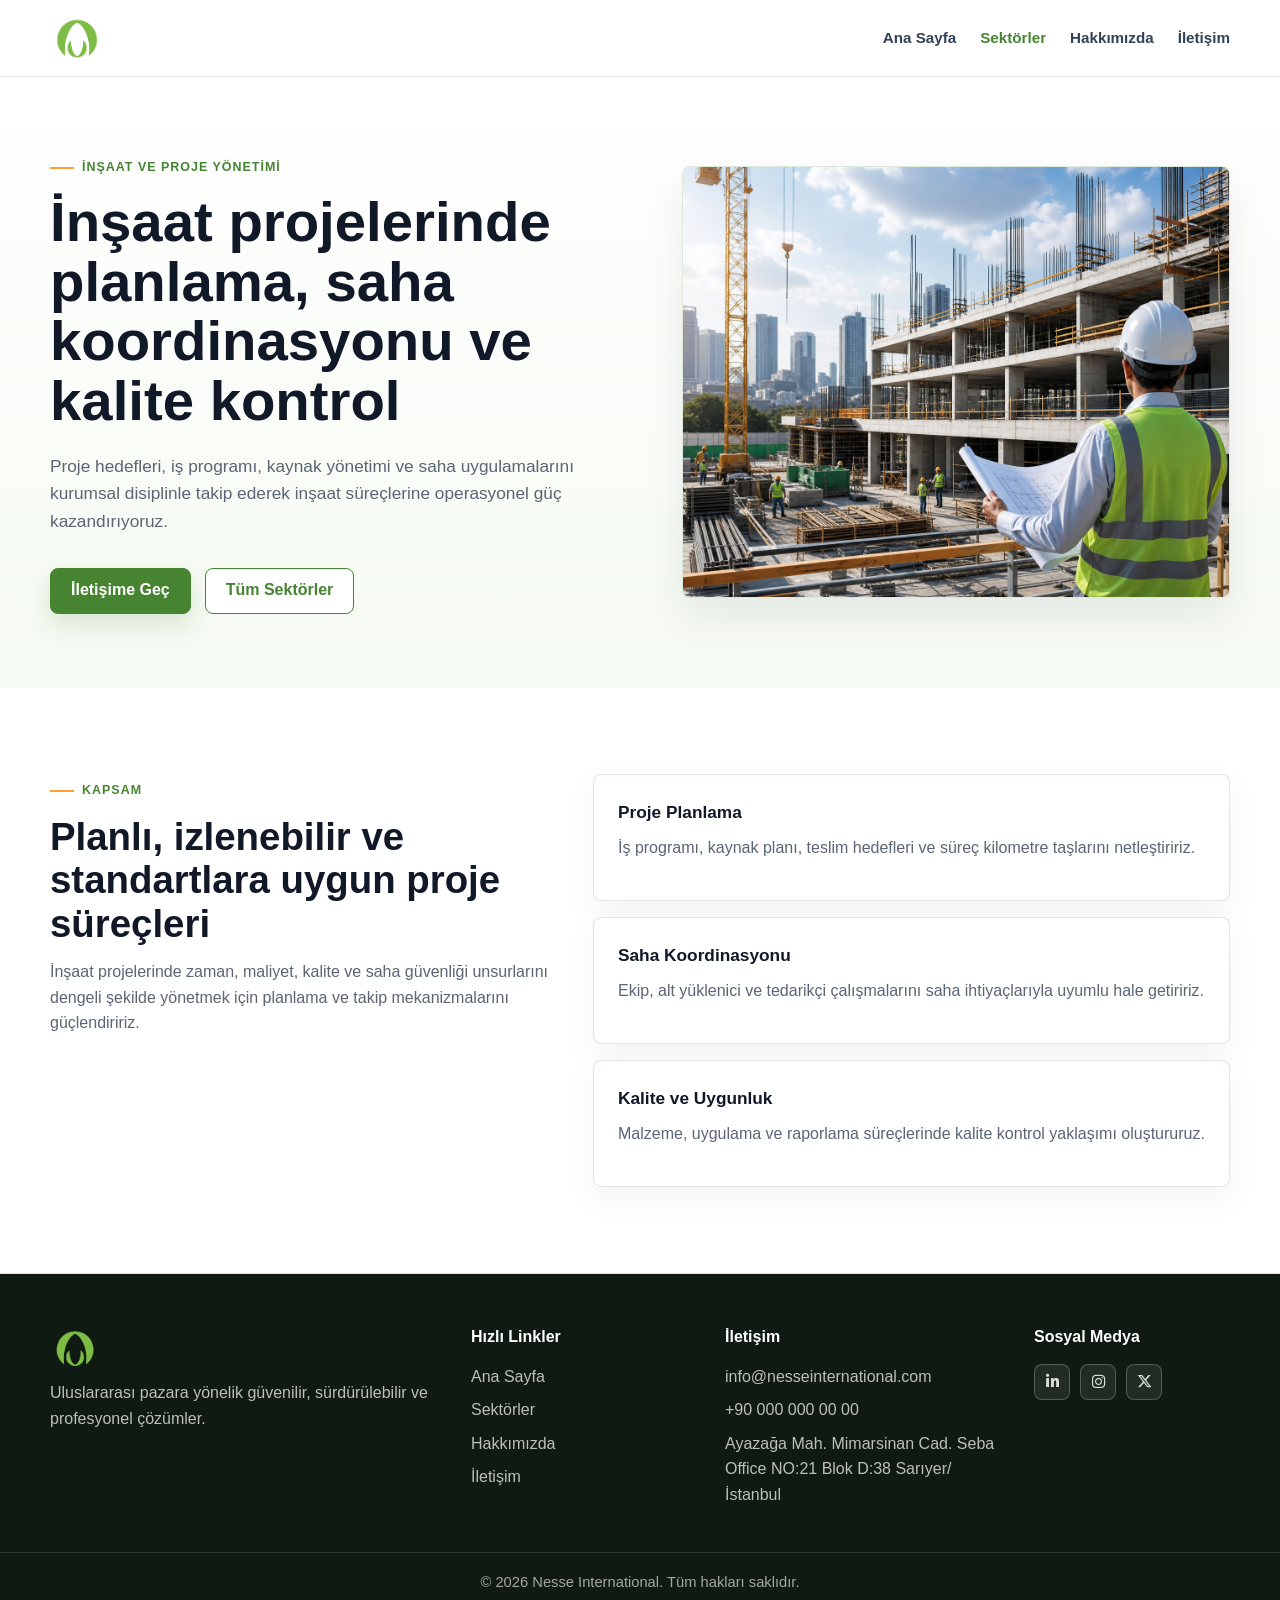
<file: sektor-insaat.html>
<!doctype html>
<html lang="tr">
  <head>
    <meta charset="utf-8" />
    <meta name="viewport" content="width=device-width, initial-scale=1" />
    <title>Nesse International | İnşaat Sektörü</title>
    <meta name="description" content="Nesse International inşaat sektörü çözümleri." />
    <link rel="stylesheet" href="https://cdnjs.cloudflare.com/ajax/libs/font-awesome/6.5.2/css/all.min.css" />
    <link rel="stylesheet" href="styles.css" />
  </head>
  <body>
    <header class="site-header">
      <nav class="navbar" aria-label="Ana navigasyon">
        <a class="brand" href="index.html"><img class="brand-logo" src="assets/nesse_logo_yazisiz.png" alt="Nesse International" /></a>
        <button class="menu-toggle" type="button" aria-expanded="false" aria-controls="primary-menu"><span></span><span></span><span></span><span class="sr-only">Menüyü aç</span></button>
        <div class="nav-links" id="primary-menu"><a href="index.html">Ana Sayfa</a><a class="active" href="sektorler.html">Sektörler</a><a href="hakkimizda.html">Hakkımızda</a><a href="iletisim.html">İletişim</a></div>
      </nav>
    </header>

    <main>
      <section class="sector-detail-hero">
        <div class="container sector-detail-grid">
          <div>
            <span class="eyebrow">İnşaat ve Proje Yönetimi</span>
            <h1>İnşaat projelerinde planlama, saha koordinasyonu ve kalite kontrol</h1>
            <p>
              Proje hedefleri, iş programı, kaynak yönetimi ve saha uygulamalarını kurumsal disiplinle
              takip ederek inşaat süreçlerine operasyonel güç kazandırıyoruz.
            </p>
            <div class="hero-actions"><a class="btn" href="iletisim.html">İletişime Geç</a><a class="btn btn-outline" href="sektorler.html">Tüm Sektörler</a></div>
          </div>
          <div class="detail-media"><img src="assets/sector-insaat.png" alt="İnşaat proje sahası" /></div>
        </div>
      </section>

      <section class="section">
        <div class="container detail-layout">
          <div class="section-heading align-left">
            <span class="eyebrow">Kapsam</span>
            <h2>Planlı, izlenebilir ve standartlara uygun proje süreçleri</h2>
            <p>
              İnşaat projelerinde zaman, maliyet, kalite ve saha güvenliği unsurlarını dengeli şekilde
              yönetmek için planlama ve takip mekanizmalarını güçlendiririz.
            </p>
          </div>
          <div class="detail-list">
            <article><h3>Proje Planlama</h3><p>İş programı, kaynak planı, teslim hedefleri ve süreç kilometre taşlarını netleştiririz.</p></article>
            <article><h3>Saha Koordinasyonu</h3><p>Ekip, alt yüklenici ve tedarikçi çalışmalarını saha ihtiyaçlarıyla uyumlu hale getiririz.</p></article>
            <article><h3>Kalite ve Uygunluk</h3><p>Malzeme, uygulama ve raporlama süreçlerinde kalite kontrol yaklaşımı oluştururuz.</p></article>
          </div>
        </div>
      </section>
    </main>

    <footer class="site-footer">
      <div class="container footer-grid">
        <div><a class="brand footer-brand" href="index.html"><img class="brand-logo" src="assets/nesse_logo_yazisiz.png" alt="Nesse International" /></a><p>Uluslararası pazara yönelik güvenilir, sürdürülebilir ve profesyonel çözümler.</p></div>
        <div><h3>Hızlı Linkler</h3><a href="index.html">Ana Sayfa</a><a href="sektorler.html">Sektörler</a><a href="hakkimizda.html">Hakkımızda</a><a href="iletisim.html">İletişim</a></div>
        <div><h3>İletişim</h3><p>info@nesseinternational.com</p><p>+90 000 000 00 00</p><p>Ayazağa Mah. Mimarsinan Cad. Seba Office NO:21 Blok D:38 Sarıyer/İstanbul</p></div>
        <div><h3>Sosyal Medya</h3><div class="social-row" aria-label="Sosyal medya ikonları"><span><i class="fa-brands fa-linkedin-in" aria-hidden="true"></i></span><span><i class="fa-brands fa-instagram" aria-hidden="true"></i></span><span><i class="fa-brands fa-x-twitter" aria-hidden="true"></i></span></div></div>
      </div>
      <div class="footer-bottom">© 2026 Nesse International. Tüm hakları saklıdır.</div>
    </footer>

    <script src="script.js"></script>
  </body>
</html>
</file>
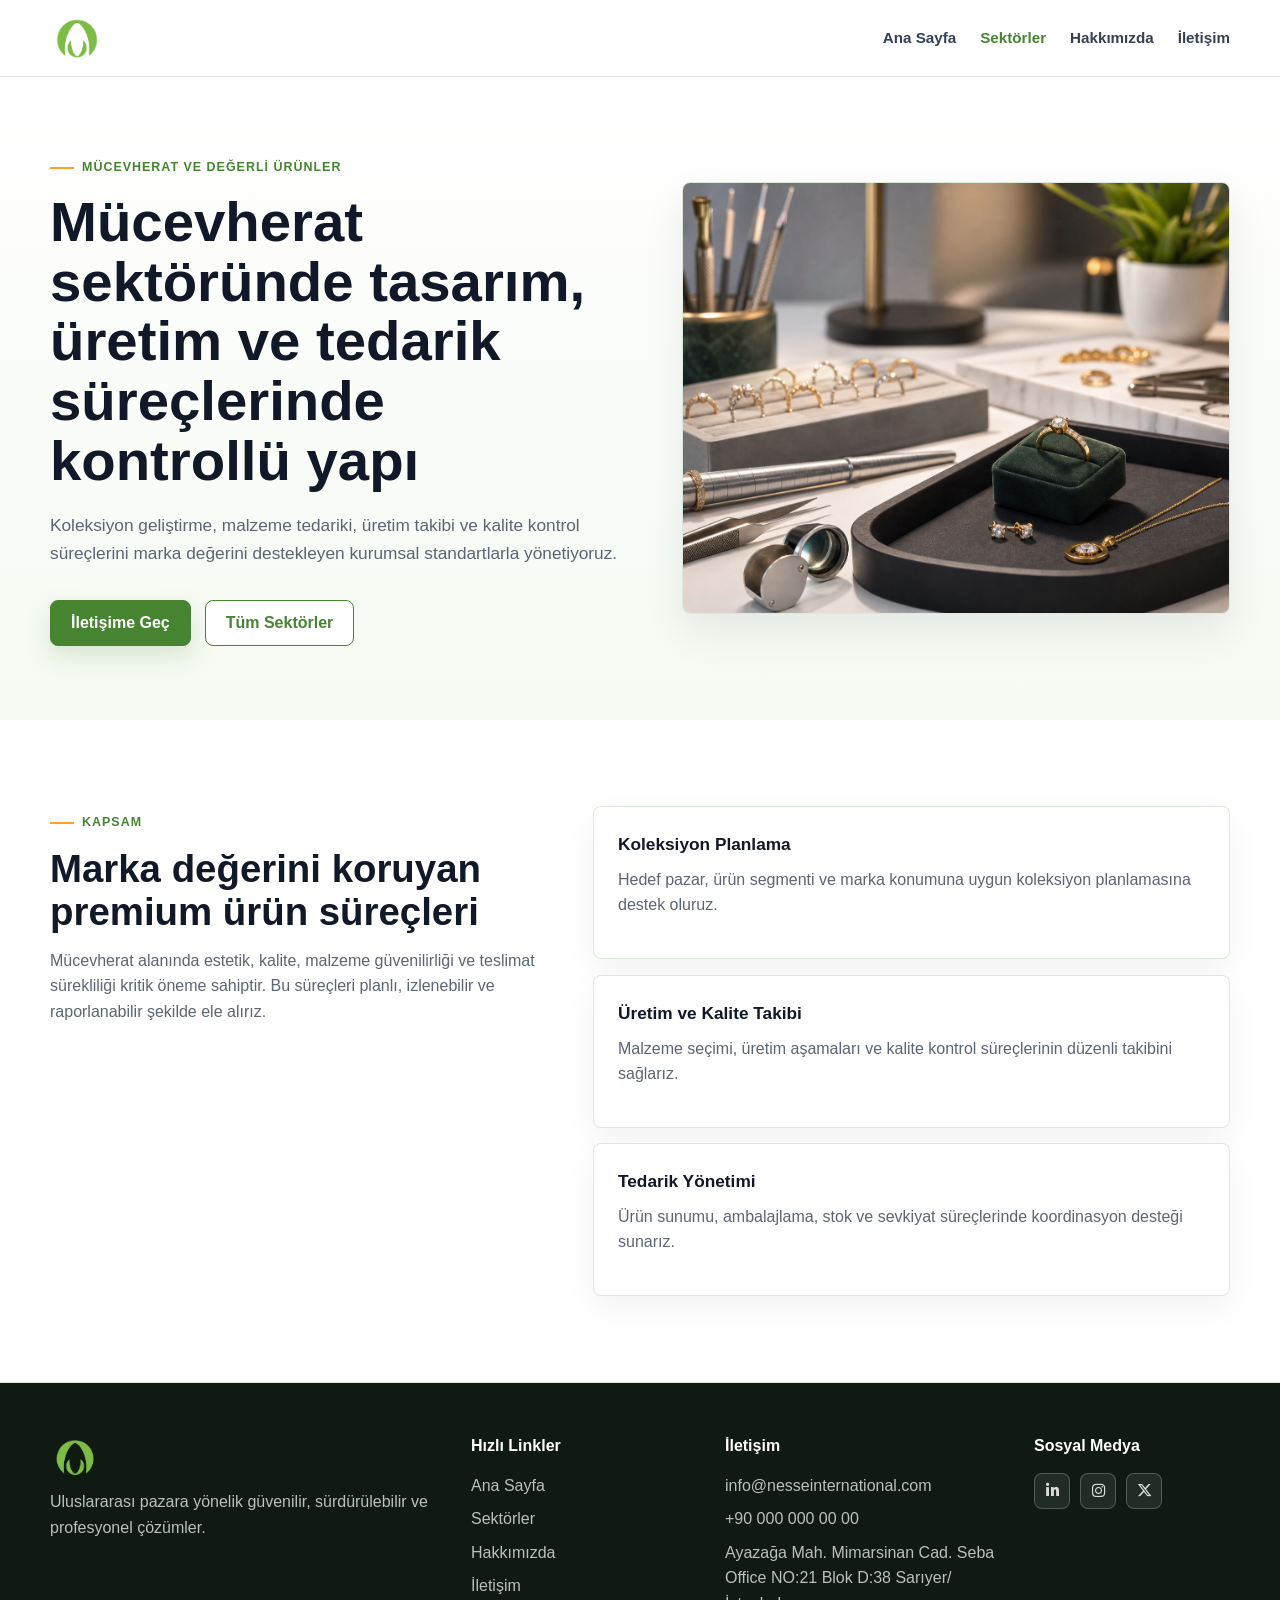
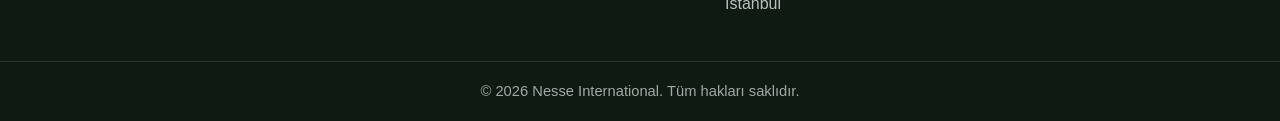
<file: sektor-mucevherat.html>
<!doctype html>
<html lang="tr">
  <head>
    <meta charset="utf-8" />
    <meta name="viewport" content="width=device-width, initial-scale=1" />
    <title>Nesse International | Mücevherat Sektörü</title>
    <meta name="description" content="Nesse International mücevherat sektörü çözümleri." />
    <link rel="stylesheet" href="https://cdnjs.cloudflare.com/ajax/libs/font-awesome/6.5.2/css/all.min.css" />
    <link rel="stylesheet" href="styles.css" />
  </head>
  <body>
    <header class="site-header">
      <nav class="navbar" aria-label="Ana navigasyon">
        <a class="brand" href="index.html"><img class="brand-logo" src="assets/nesse_logo_yazisiz.png" alt="Nesse International" /></a>
        <button class="menu-toggle" type="button" aria-expanded="false" aria-controls="primary-menu"><span></span><span></span><span></span><span class="sr-only">Menüyü aç</span></button>
        <div class="nav-links" id="primary-menu"><a href="index.html">Ana Sayfa</a><a class="active" href="sektorler.html">Sektörler</a><a href="hakkimizda.html">Hakkımızda</a><a href="iletisim.html">İletişim</a></div>
      </nav>
    </header>

    <main>
      <section class="sector-detail-hero">
        <div class="container sector-detail-grid">
          <div>
            <span class="eyebrow">Mücevherat ve Değerli Ürünler</span>
            <h1>Mücevherat sektöründe tasarım, üretim ve tedarik süreçlerinde kontrollü yapı</h1>
            <p>
              Koleksiyon geliştirme, malzeme tedariki, üretim takibi ve kalite kontrol süreçlerini
              marka değerini destekleyen kurumsal standartlarla yönetiyoruz.
            </p>
            <div class="hero-actions"><a class="btn" href="iletisim.html">İletişime Geç</a><a class="btn btn-outline" href="sektorler.html">Tüm Sektörler</a></div>
          </div>
          <div class="detail-media"><img src="assets/sector-taki.png" alt="Mücevherat üretim ve sunum detayı" /></div>
        </div>
      </section>

      <section class="section">
        <div class="container detail-layout">
          <div class="section-heading align-left">
            <span class="eyebrow">Kapsam</span>
            <h2>Marka değerini koruyan premium ürün süreçleri</h2>
            <p>
              Mücevherat alanında estetik, kalite, malzeme güvenilirliği ve teslimat sürekliliği kritik
              öneme sahiptir. Bu süreçleri planlı, izlenebilir ve raporlanabilir şekilde ele alırız.
            </p>
          </div>
          <div class="detail-list">
            <article><h3>Koleksiyon Planlama</h3><p>Hedef pazar, ürün segmenti ve marka konumuna uygun koleksiyon planlamasına destek oluruz.</p></article>
            <article><h3>Üretim ve Kalite Takibi</h3><p>Malzeme seçimi, üretim aşamaları ve kalite kontrol süreçlerinin düzenli takibini sağlarız.</p></article>
            <article><h3>Tedarik Yönetimi</h3><p>Ürün sunumu, ambalajlama, stok ve sevkiyat süreçlerinde koordinasyon desteği sunarız.</p></article>
          </div>
        </div>
      </section>
    </main>

    <footer class="site-footer">
      <div class="container footer-grid">
        <div><a class="brand footer-brand" href="index.html"><img class="brand-logo" src="assets/nesse_logo_yazisiz.png" alt="Nesse International" /></a><p>Uluslararası pazara yönelik güvenilir, sürdürülebilir ve profesyonel çözümler.</p></div>
        <div><h3>Hızlı Linkler</h3><a href="index.html">Ana Sayfa</a><a href="sektorler.html">Sektörler</a><a href="hakkimizda.html">Hakkımızda</a><a href="iletisim.html">İletişim</a></div>
        <div><h3>İletişim</h3><p>info@nesseinternational.com</p><p>+90 000 000 00 00</p><p>Ayazağa Mah. Mimarsinan Cad. Seba Office NO:21 Blok D:38 Sarıyer/İstanbul</p></div>
        <div><h3>Sosyal Medya</h3><div class="social-row" aria-label="Sosyal medya ikonları"><span><i class="fa-brands fa-linkedin-in" aria-hidden="true"></i></span><span><i class="fa-brands fa-instagram" aria-hidden="true"></i></span><span><i class="fa-brands fa-x-twitter" aria-hidden="true"></i></span></div></div>
      </div>
      <div class="footer-bottom">© 2026 Nesse International. Tüm hakları saklıdır.</div>
    </footer>

    <script src="script.js"></script>
  </body>
</html>
</file>
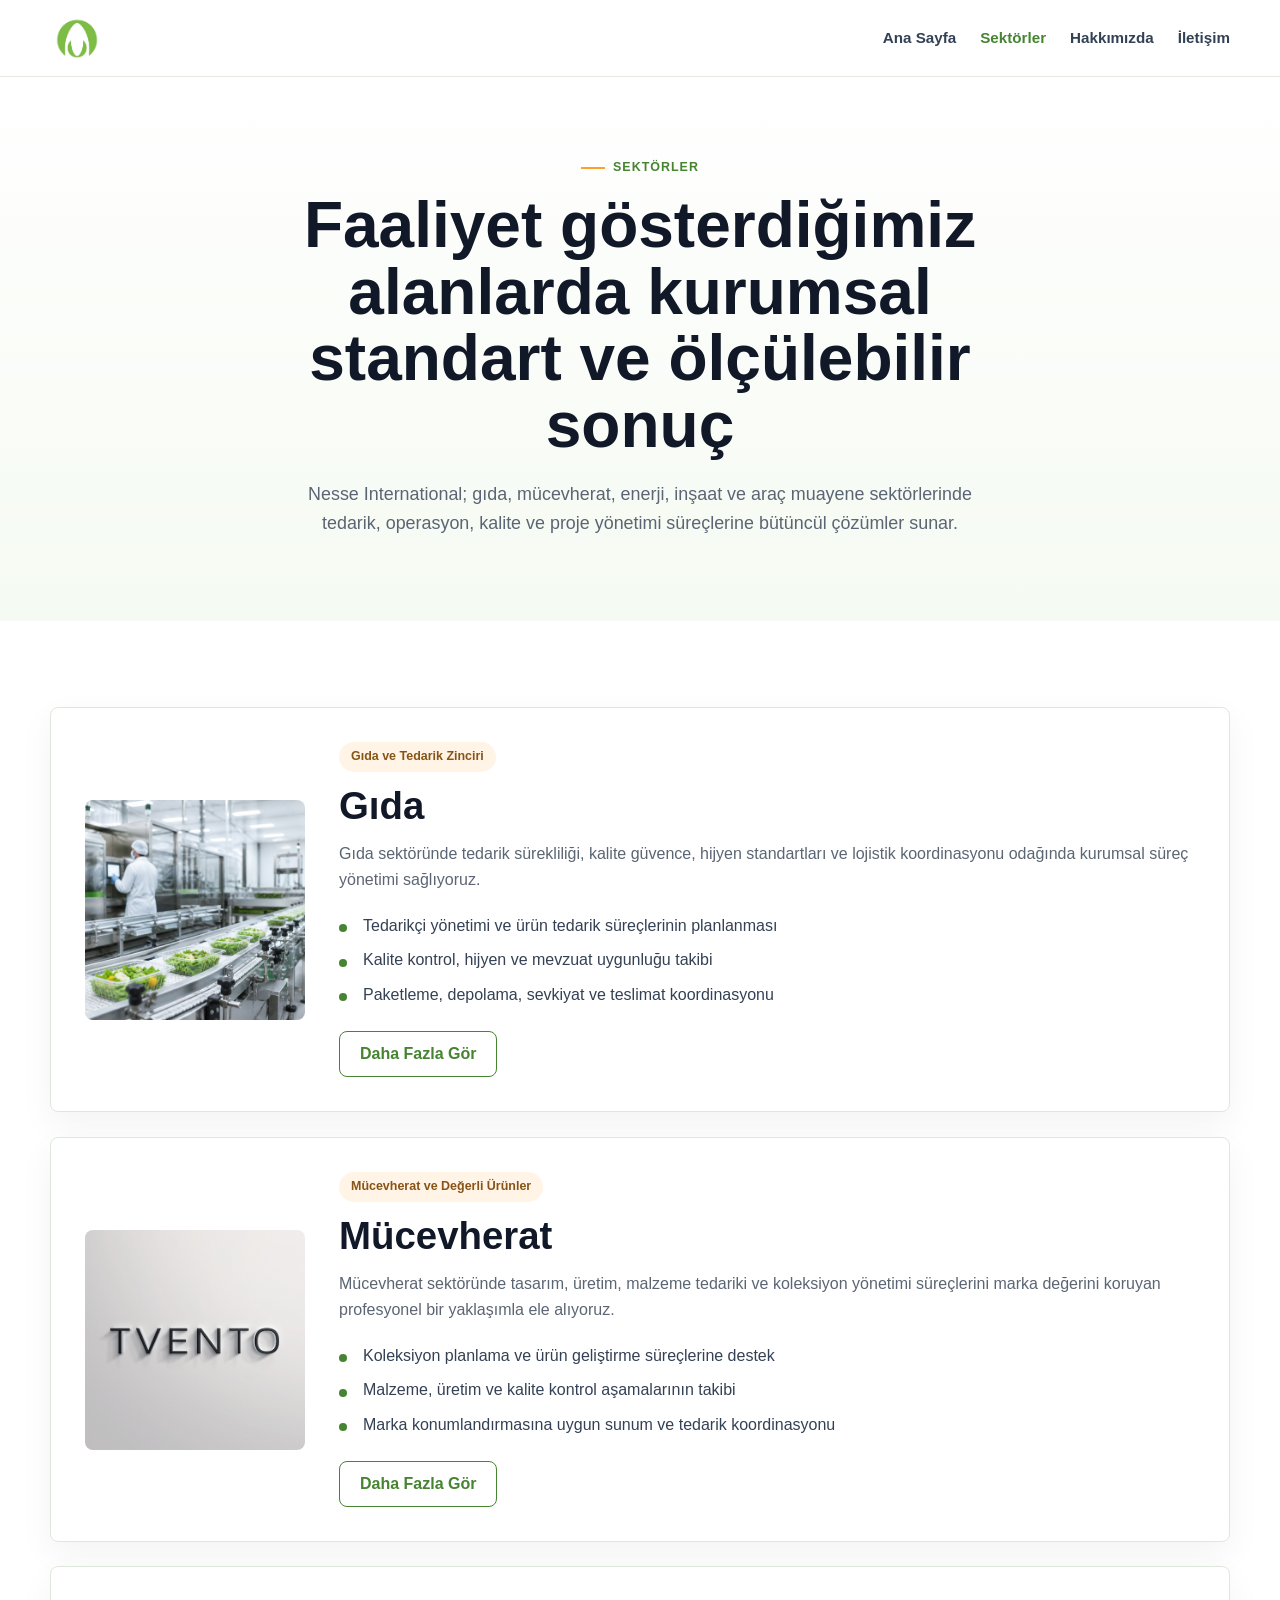
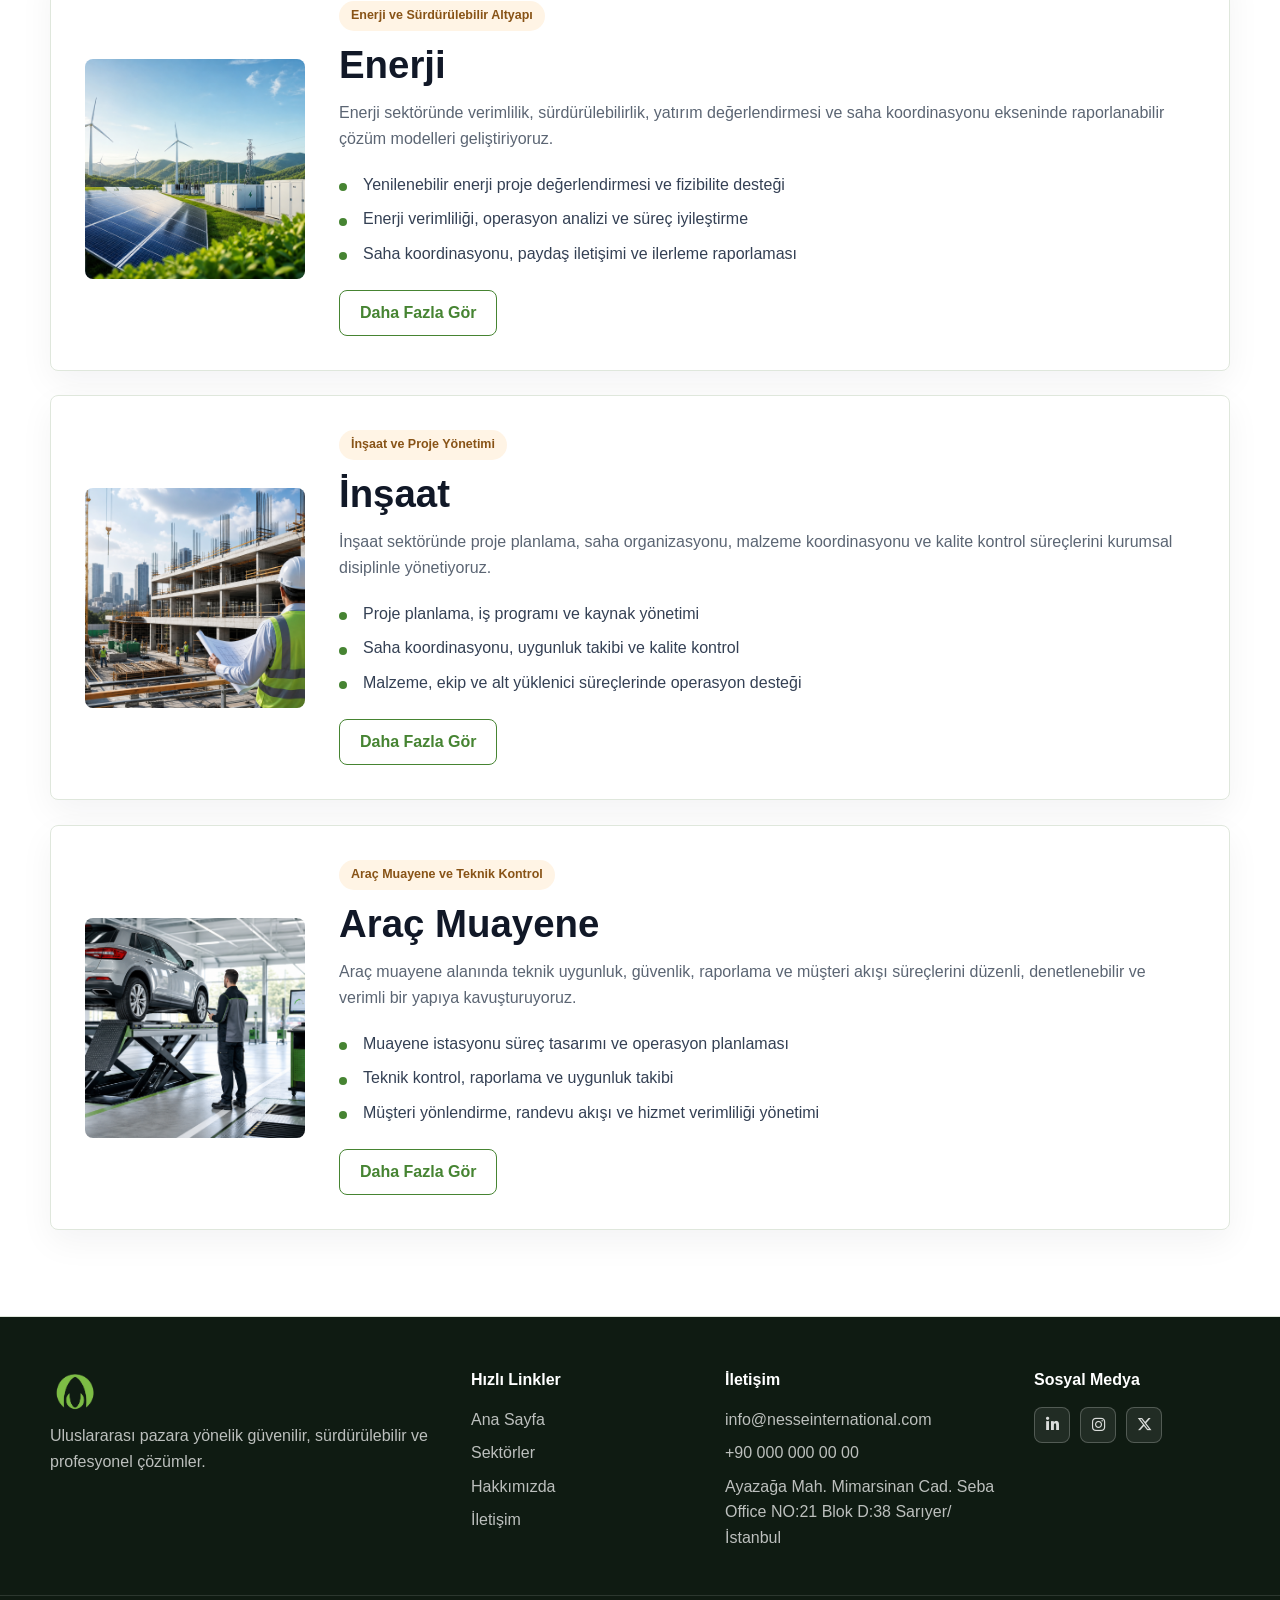
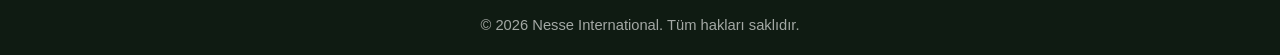
<file: sektorler.html>
<!doctype html>
<html lang="tr">
  <head>
    <meta charset="utf-8" />
    <meta name="viewport" content="width=device-width, initial-scale=1" />
    <title>Nesse International | Sektörler</title>
    <meta name="description" content="Nesse International faaliyet alanları ve sektörel çözüm kabiliyetleri." />
    <link rel="stylesheet" href="https://cdnjs.cloudflare.com/ajax/libs/font-awesome/6.5.2/css/all.min.css" />
    <link rel="stylesheet" href="styles.css" />
  </head>
  <body>
    <header class="site-header">
      <nav class="navbar" aria-label="Ana navigasyon">
        <a class="brand" href="index.html">
          <img class="brand-logo" src="assets/nesse_logo_yazisiz.png" alt="Nesse International" />
        </a>
        <button class="menu-toggle" type="button" aria-expanded="false" aria-controls="primary-menu">
          <span></span><span></span><span></span><span class="sr-only">Menüyü aç</span>
        </button>
        <div class="nav-links" id="primary-menu">
          <a href="index.html">Ana Sayfa</a>
          <a class="active" href="sektorler.html">Sektörler</a>
          <a href="hakkimizda.html">Hakkımızda</a>
          <a href="iletisim.html">İletişim</a>
        </div>
      </nav>
    </header>

    <main>
      <section class="page-hero">
        <div class="container narrow">
          <span class="eyebrow">Sektörler</span>
          <h1>Faaliyet gösterdiğimiz alanlarda kurumsal standart ve ölçülebilir sonuç</h1>
          <p>
            Nesse International; gıda, mücevherat, enerji, inşaat ve araç muayene sektörlerinde
            tedarik, operasyon, kalite ve proje yönetimi süreçlerine bütüncül çözümler sunar.
          </p>
        </div>
      </section>

      <section class="section sector-page">
        <div class="container sector-stack">
          <article class="sector-panel accent-green">
            <div class="sector-media"><img src="assets/sector-gida.png" alt="Gıda sektörü için modern üretim ve paketleme alanı" /></div>
            <div class="sector-content">
              <span class="pill">Gıda ve Tedarik Zinciri</span>
              <h2>Gıda</h2>
              <p>
                Gıda sektöründe tedarik sürekliliği, kalite güvence, hijyen standartları ve lojistik
                koordinasyonu odağında kurumsal süreç yönetimi sağlıyoruz.
              </p>
              <ul class="clean-list">
                <li>Tedarikçi yönetimi ve ürün tedarik süreçlerinin planlanması</li>
                <li>Kalite kontrol, hijyen ve mevzuat uygunluğu takibi</li>
                <li>Paketleme, depolama, sevkiyat ve teslimat koordinasyonu</li>
              </ul>
              <a class="btn btn-outline" href="sektor-gida.html">Daha Fazla Gör</a>
            </div>
          </article>

          <article class="sector-panel accent-lime">
            <div class="sector-media"><img src="assets/tvento_logo.webp" alt="Mücevherat sektörü için premium üretim ve sunum detayı" /></div>
            <div class="sector-content">
              <span class="pill">Mücevherat ve Değerli Ürünler</span>
              <h2>Mücevherat</h2>
              <p>
                Mücevherat sektöründe tasarım, üretim, malzeme tedariki ve koleksiyon yönetimi
                süreçlerini marka değerini koruyan profesyonel bir yaklaşımla ele alıyoruz.
              </p>
              <ul class="clean-list">
                <li>Koleksiyon planlama ve ürün geliştirme süreçlerine destek</li>
                <li>Malzeme, üretim ve kalite kontrol aşamalarının takibi</li>
                <li>Marka konumlandırmasına uygun sunum ve tedarik koordinasyonu</li>
              </ul>
              <a class="btn btn-outline" href="https://tvento.com/" target="_blank">Daha Fazla Gör</a>
            </div>
          </article>

          <article class="sector-panel accent-yellow">
            <div class="sector-media"><img src="assets/sector-enerji.png" alt="Enerji sektörü için yenilenebilir altyapı görseli" /></div>
            <div class="sector-content">
              <span class="pill">Enerji ve Sürdürülebilir Altyapı</span>
              <h2>Enerji</h2>
              <p>
                Enerji sektöründe verimlilik, sürdürülebilirlik, yatırım değerlendirmesi ve saha
                koordinasyonu ekseninde raporlanabilir çözüm modelleri geliştiriyoruz.
              </p>
              <ul class="clean-list">
                <li>Yenilenebilir enerji proje değerlendirmesi ve fizibilite desteği</li>
                <li>Enerji verimliliği, operasyon analizi ve süreç iyileştirme</li>
                <li>Saha koordinasyonu, paydaş iletişimi ve ilerleme raporlaması</li>
              </ul>
              <a class="btn btn-outline" href="sektor-enerji.html">Daha Fazla Gör</a>
            </div>
          </article>

          <article class="sector-panel accent-orange">
            <div class="sector-media"><img src="assets/sector-insaat.png" alt="İnşaat sektörü için modern proje sahası" /></div>
            <div class="sector-content">
              <span class="pill">İnşaat ve Proje Yönetimi</span>
              <h2>İnşaat</h2>
              <p>
                İnşaat sektöründe proje planlama, saha organizasyonu, malzeme koordinasyonu ve
                kalite kontrol süreçlerini kurumsal disiplinle yönetiyoruz.
              </p>
              <ul class="clean-list">
                <li>Proje planlama, iş programı ve kaynak yönetimi</li>
                <li>Saha koordinasyonu, uygunluk takibi ve kalite kontrol</li>
                <li>Malzeme, ekip ve alt yüklenici süreçlerinde operasyon desteği</li>
              </ul>
              <a class="btn btn-outline" href="sektor-insaat.html">Daha Fazla Gör</a>
            </div>
          </article>

          <article class="sector-panel accent-gray">
            <div class="sector-media"><img src="assets/sector-arac-muayene.png" alt="Araç muayene sektörü için teknik kontrol istasyonu" /></div>
            <div class="sector-content">
              <span class="pill">Araç Muayene ve Teknik Kontrol</span>
              <h2>Araç Muayene</h2>
              <p>
                Araç muayene alanında teknik uygunluk, güvenlik, raporlama ve müşteri akışı
                süreçlerini düzenli, denetlenebilir ve verimli bir yapıya kavuşturuyoruz.
              </p>
              <ul class="clean-list">
                <li>Muayene istasyonu süreç tasarımı ve operasyon planlaması</li>
                <li>Teknik kontrol, raporlama ve uygunluk takibi</li>
                <li>Müşteri yönlendirme, randevu akışı ve hizmet verimliliği yönetimi</li>
              </ul>
              <a class="btn btn-outline" href="sektor-arac-muayene.html">Daha Fazla Gör</a>
            </div>
          </article>
        </div>
      </section>
    </main>

    <footer class="site-footer">
      <div class="container footer-grid">
        <div>
          <a class="brand footer-brand" href="index.html"><img class="brand-logo" src="assets/nesse_logo_yazisiz.png" alt="Nesse International" /></a>
          <p>Uluslararası pazara yönelik güvenilir, sürdürülebilir ve profesyonel çözümler.</p>
        </div>
        <div>
          <h3>Hızlı Linkler</h3>
          <a href="index.html">Ana Sayfa</a><a href="sektorler.html">Sektörler</a><a href="hakkimizda.html">Hakkımızda</a><a href="iletisim.html">İletişim</a>
        </div>
        <div>
          <h3>İletişim</h3>
          <p>info@nesseinternational.com</p><p>+90 000 000 00 00</p><p>Ayazağa Mah. Mimarsinan Cad. Seba Office NO:21 Blok D:38 Sarıyer/İstanbul</p>
        </div>
        <div>
          <h3>Sosyal Medya</h3>
          <div class="social-row" aria-label="Sosyal medya ikonları"><span><i class="fa-brands fa-linkedin-in" aria-hidden="true"></i></span><span><i class="fa-brands fa-instagram" aria-hidden="true"></i></span><span><i class="fa-brands fa-x-twitter" aria-hidden="true"></i></span></div>
        </div>
      </div>
      <div class="footer-bottom">© 2026 Nesse International. Tüm hakları saklıdır.</div>
    </footer>

    <script src="script.js"></script>
  </body>
</html>
</file>
<file: styles.css>
:root {
  --green: #468432;
  --green-dark: #356926;
  --green-soft: #9ad872;
  --yellow: #ffef91;
  --orange: #ffa02e;
  --ink: #111827;
  --muted: #5b6573;
  --line: #dfe7dc;
  --surface: #ffffff;
  --surface-soft: #f5faf2;
  --surface-gray: #f7f8f6;
  --shadow: 0 18px 42px rgba(17, 24, 39, 0.08);
  --radius: 8px;
  --container: 1180px;
}

* {
  box-sizing: border-box;
}

body {
  margin: 0;
  color: var(--ink);
  background: var(--surface);
  font-family: Inter, Manrope, "Segoe UI", Arial, sans-serif;
  line-height: 1.6;
}

html {
  scroll-behavior: smooth;
  scrollbar-color: var(--green) #eef8e9;
  scrollbar-width: thin;
}

::-webkit-scrollbar {
  width: 12px;
}

::-webkit-scrollbar-track {
  background: #eef8e9;
}

::-webkit-scrollbar-thumb {
  border: 3px solid #eef8e9;
  border-radius: 999px;
  background: var(--green);
}

::-webkit-scrollbar-thumb:hover {
  background: var(--green-dark);
}

img {
  display: block;
  max-width: 100%;
}

a {
  color: inherit;
  text-decoration: none;
}

p,
h1,
h2,
h3 {
  margin-top: 0;
}

p {
  color: var(--muted);
}

.container {
  width: min(100% - 40px, var(--container));
  margin-inline: auto;
}

.narrow {
  max-width: 840px;
  text-align: center;
}

.site-header {
  position: sticky;
  top: 0;
  z-index: 50;
  background: rgba(255, 255, 255, 0.92);
  border-bottom: 1px solid rgba(223, 231, 220, 0.8);
  backdrop-filter: blur(14px);
}

.navbar {
  width: min(100% - 40px, var(--container));
  min-height: 76px;
  margin-inline: auto;
  display: flex;
  align-items: center;
  justify-content: space-between;
  gap: 24px;
}

.brand {
  display: inline-flex;
  align-items: center;
  gap: 12px;
  font-weight: 800;
  color: var(--ink);
  letter-spacing: 0;
}

.brand-logo {
  display: block;
  width: auto;
  height: 52px;
  object-fit: contain;
}

.brand-mark {
  display: grid;
  width: 40px;
  height: 40px;
  place-items: center;
  border-radius: var(--radius);
  color: #ffffff;
  background: linear-gradient(135deg, var(--green), var(--green-soft));
  font-weight: 900;
}

.nav-links {
  display: flex;
  align-items: center;
  gap: 24px;
  font-size: 0.95rem;
  font-weight: 650;
}

.nav-links a:not(.btn) {
  color: #334155;
}

.nav-links a:not(.btn):hover,
.nav-links a.active {
  color: var(--green);
}

.btn {
  display: inline-flex;
  min-height: 46px;
  align-items: center;
  justify-content: center;
  border: 1px solid var(--green);
  border-radius: var(--radius);
  padding: 0 20px;
  background: var(--green);
  color: #ffffff;
  font-weight: 750;
  line-height: 1.15;
  box-shadow: 0 10px 24px rgba(70, 132, 50, 0.18);
  transition: background 180ms ease, border-color 180ms ease, transform 180ms ease;
}

.btn:hover {
  border-color: var(--green-dark);
  background: var(--green-dark);
  transform: translateY(-1px);
}

.btn-small {
  min-height: 40px;
  padding-inline: 16px;
}

.btn-outline {
  color: var(--green);
  background: #ffffff;
  box-shadow: none;
}

.btn-outline:hover {
  color: #ffffff;
}

.btn-light {
  border-color: #ffffff;
  color: var(--green);
  background: #ffffff;
  box-shadow: none;
}

.btn-light:hover {
  border-color: var(--yellow);
  background: var(--yellow);
  color: var(--ink);
}

.menu-toggle {
  display: none;
  width: 44px;
  height: 44px;
  border: 1px solid var(--line);
  border-radius: var(--radius);
  background: #ffffff;
  cursor: pointer;
}

.menu-toggle span:not(.sr-only) {
  display: block;
  width: 18px;
  height: 2px;
  margin: 4px auto;
  background: var(--ink);
}

.sr-only {
  position: absolute;
  width: 1px;
  height: 1px;
  padding: 0;
  overflow: hidden;
  clip: rect(0, 0, 0, 0);
  white-space: nowrap;
  border: 0;
}

.hero {
  padding: 82px 0 72px;
  background: linear-gradient(180deg, #ffffff 0%, var(--surface-soft) 100%);
}

.hero-grid {
  display: grid;
  grid-template-columns: minmax(0, 1fr) minmax(360px, 0.92fr);
  align-items: center;
  gap: 58px;
}

.hero-copy h1,
.page-hero h1 {
  max-width: 760px;
  margin-bottom: 22px;
  color: var(--ink);
  font-size: clamp(2.5rem, 5vw, 4.9rem);
  line-height: 1.04;
  letter-spacing: 0;
}

.hero-copy p,
.page-hero p {
  max-width: 680px;
  font-size: 1.12rem;
}

.hero-actions {
  display: flex;
  flex-wrap: wrap;
  gap: 14px;
  margin-top: 32px;
}

.hero-visual {
  overflow: hidden;
  border: 1px solid rgba(70, 132, 50, 0.18);
  border-radius: var(--radius);
  background: #ffffff;
  box-shadow: var(--shadow);
}

.hero-visual img {
  width: 100%;
  aspect-ratio: 1.12 / 1;
  object-fit: cover;
}

.eyebrow {
  display: inline-flex;
  align-items: center;
  gap: 8px;
  margin-bottom: 14px;
  color: var(--green);
  font-size: 0.78rem;
  font-weight: 850;
  letter-spacing: 0.08em;
  text-transform: uppercase;
}

.eyebrow::before {
  content: "";
  width: 24px;
  height: 2px;
  background: var(--orange);
}

.section {
  padding: 86px 0;
}

.no-top {
  padding-top: 0;
}

.soft-section {
  background: var(--surface-soft);
}

.section-heading {
  max-width: 760px;
  margin-bottom: 42px;
  text-align: center;
}

.section-heading h2,
.content-card h2,
.contact-info h2,
.sector-content h2 {
  margin-bottom: 14px;
  color: var(--ink);
  font-size: clamp(1.8rem, 3vw, 2.8rem);
  line-height: 1.13;
  letter-spacing: 0;
}

.align-left {
  margin-inline: 0;
  text-align: left;
}

.card-grid {
  display: grid;
  gap: 22px;
}

.card-grid.four {
  grid-template-columns: repeat(4, minmax(0, 1fr));
}

.card-grid.five {
  grid-template-columns: repeat(5, minmax(0, 1fr));
}

.service-card,
.value-card,
.content-card,
.contact-form,
.contact-info {
  border: 1px solid var(--line);
  border-radius: var(--radius);
  background: #ffffff;
  box-shadow: 0 12px 34px rgba(17, 24, 39, 0.05);
}

.service-card,
.value-card {
  padding: 28px;
}

.service-card img {
  width: 100%;
  aspect-ratio: 1.35 / 1;
  margin-bottom: 22px;
  border-radius: var(--radius);
  object-fit: cover;
  border: 1px solid rgba(70, 132, 50, 0.13);
}

.service-card h3,
.value-card h3,
.feature-item h3,
.detail-list h3 {
  margin-bottom: 8px;
  color: var(--ink);
  font-size: 1.08rem;
}

.text-link {
  display: inline-flex;
  margin-top: 10px;
  color: var(--green);
  font-weight: 800;
}

.text-link::after {
  content: "→";
  margin-left: 8px;
  color: var(--orange);
}

.icon-box {
  position: relative;
  display: inline-grid;
  width: 48px;
  height: 48px;
  place-items: center;
  margin-bottom: 22px;
  border: 1px solid rgba(154, 216, 114, 0.55);
  border-radius: var(--radius);
  background: var(--surface-soft);
}

.icon-box.large {
  width: 86px;
  height: 86px;
  margin: 0;
}

.icon-box i,
.check-icon i,
.mini-icon i {
  color: var(--green);
  font-size: 1.22rem;
  line-height: 1;
}

.split {
  display: grid;
  grid-template-columns: 0.88fr 1.12fr;
  gap: 56px;
  align-items: start;
}

.feature-list {
  display: grid;
  gap: 16px;
}

.feature-item {
  display: grid;
  grid-template-columns: 42px 1fr;
  gap: 16px;
  padding: 22px;
  border: 1px solid rgba(70, 132, 50, 0.18);
  border-radius: var(--radius);
  background: #ffffff;
}

.check-icon {
  position: relative;
  display: grid;
  width: 42px;
  height: 42px;
  place-items: center;
  border-radius: var(--radius);
  background: #eef8e9;
}

.page-hero {
  padding: 74px 0 66px;
  background: linear-gradient(180deg, #ffffff 0%, var(--surface-soft) 100%);
}

.page-hero h1,
.page-hero p {
  margin-inline: auto;
}

.sector-stack {
  display: grid;
  gap: 24px;
}

.sector-panel {
  display: grid;
  grid-template-columns: 220px 1fr;
  gap: 34px;
  align-items: center;
  padding: 34px;
  border: 1px solid var(--line);
  border-radius: var(--radius);
  background: #ffffff;
  box-shadow: 0 12px 34px rgba(17, 24, 39, 0.05);
}

.sector-media {
  display: grid;
  min-height: 220px;
  place-items: center;
  overflow: hidden;
  border-radius: var(--radius);
  background: var(--surface-soft);
}

.sector-media img {
  width: 100%;
  height: 100%;
  min-height: 220px;
  object-fit: cover;
}

.accent-green .sector-media {
  background: #eef8e9;
}

.accent-lime .sector-media {
  background: #f3fbef;
}

.accent-yellow .sector-media {
  background: #fffbea;
}

.accent-orange .sector-media {
  background: #fff4e5;
}

.accent-gray .sector-media {
  background: #f4f6f4;
}

.pill {
  display: inline-flex;
  margin-bottom: 12px;
  border-radius: 999px;
  padding: 5px 12px;
  background: #fff4e5;
  color: #885316;
  font-size: 0.78rem;
  font-weight: 800;
}

.clean-list {
  display: grid;
  gap: 9px;
  margin: 20px 0 24px;
  padding: 0;
  list-style: none;
  color: #344054;
}

.clean-list li {
  position: relative;
  padding-left: 24px;
}

.clean-list li::before {
  content: "";
  position: absolute;
  left: 0;
  top: 0.72em;
  width: 8px;
  height: 8px;
  border-radius: 50%;
  background: var(--green);
}

.sector-detail-hero {
  padding: 74px 0;
  background: linear-gradient(180deg, #ffffff 0%, var(--surface-soft) 100%);
}

.sector-detail-grid {
  display: grid;
  grid-template-columns: minmax(0, 0.95fr) minmax(360px, 0.9fr);
  gap: 54px;
  align-items: center;
}

.sector-detail-grid h1 {
  max-width: 780px;
  margin-bottom: 22px;
  color: var(--ink);
  font-size: clamp(2.35rem, 4.4vw, 4.4rem);
  line-height: 1.06;
  letter-spacing: 0;
}

.sector-detail-grid p {
  max-width: 680px;
  font-size: 1.08rem;
}

.detail-media,
.about-media {
  overflow: hidden;
  margin: 0;
  border: 1px solid rgba(70, 132, 50, 0.18);
  border-radius: var(--radius);
  background: #ffffff;
  box-shadow: var(--shadow);
}

.detail-media img,
.about-media img {
  width: 100%;
  height: 100%;
  min-height: 430px;
  object-fit: cover;
}

.detail-layout {
  display: grid;
  grid-template-columns: minmax(0, 0.88fr) minmax(0, 1.12fr);
  gap: 42px;
  align-items: start;
}

.detail-list {
  display: grid;
  gap: 16px;
}

.detail-list article {
  padding: 24px;
  border: 1px solid rgba(70, 132, 50, 0.18);
  border-radius: var(--radius);
  background: #ffffff;
  box-shadow: 0 12px 34px rgba(17, 24, 39, 0.05);
}

.about-grid,
.contact-grid {
  display: grid;
  grid-template-columns: minmax(0, 0.95fr) minmax(0, 1.05fr);
  gap: 44px;
  align-items: center;
}

.map-section {
  background: linear-gradient(180deg, #ffffff 0%, var(--surface-soft) 100%);
}

.map-shell {
  display: grid;
  grid-template-columns: minmax(280px, 0.46fr) minmax(0, 1fr);
  gap: 28px;
  align-items: stretch;
  padding: 28px;
  border: 1px solid rgba(70, 132, 50, 0.18);
  border-radius: var(--radius);
  background: #ffffff;
  box-shadow: 0 18px 45px rgba(70, 132, 50, 0.08);
}

.map-copy {
  display: flex;
  flex-direction: column;
  justify-content: center;
  padding: 8px;
}

.map-copy h2 {
  margin-bottom: 14px;
  color: var(--ink);
  font-size: clamp(1.8rem, 3vw, 2.7rem);
  line-height: 1.13;
}

.map-address {
  display: grid;
  grid-template-columns: 38px 1fr;
  gap: 14px;
  margin-top: 22px;
  padding-top: 20px;
  border-top: 1px solid var(--line);
}

.map-address p {
  margin: 0;
  color: #344054;
  font-weight: 650;
}

.map-area {
  overflow: hidden;
  min-height: 420px;
  border: 1px solid rgba(70, 132, 50, 0.22);
  border-radius: var(--radius);
  background: var(--surface-gray);
}

.map-area iframe {
  width: 100%;
  height: 100%;
  min-height: 420px;
  display: block;
}

.two-column {
  display: grid;
  grid-template-columns: repeat(2, minmax(0, 1fr));
  gap: 24px;
}

.content-card {
  padding: 34px;
}

.contact-grid {
  align-items: start;
}

.contact-form {
  display: grid;
  gap: 18px;
  padding: 34px;
}

.field-row {
  display: grid;
  grid-template-columns: repeat(2, minmax(0, 1fr));
  gap: 18px;
}

.field-group {
  display: grid;
  gap: 8px;
}

label {
  color: #253044;
  font-size: 0.92rem;
  font-weight: 750;
}

input,
textarea {
  width: 100%;
  border: 1px solid #d7dfd3;
  border-radius: var(--radius);
  padding: 13px 14px;
  color: var(--ink);
  background: #ffffff;
  font: inherit;
}

input:focus,
textarea:focus {
  border-color: var(--green);
  outline: 3px solid rgba(154, 216, 114, 0.3);
}

textarea {
  resize: vertical;
}

.contact-info {
  padding: 34px;
}

.info-item {
  display: grid;
  grid-template-columns: 38px 1fr;
  gap: 14px;
  padding: 18px 0;
  border-top: 1px solid var(--line);
}

.mini-icon {
  display: grid;
  width: 38px;
  height: 38px;
  place-items: center;
  border-radius: var(--radius);
  background: #eef8e9;
}

.mini-icon i {
  font-size: 1rem;
}

.site-footer {
  border-top: 1px solid var(--line);
  background: #0f1b12;
  color: #ffffff;
}

.footer-grid {
  display: grid;
  grid-template-columns: 1.4fr 0.8fr 1fr 0.7fr;
  gap: 30px;
  padding: 50px 0 36px;
}

.footer-grid p,
.footer-grid a {
  display: block;
  margin: 0 0 8px;
  color: rgba(255, 255, 255, 0.72);
}

.footer-grid h3 {
  margin-bottom: 14px;
  font-size: 1rem;
  color: #ffffff;
}

.footer-brand {
  display: inline-flex;
  margin-bottom: 16px;
  color: #ffffff;
}

.footer-brand .brand-logo {
  height: 48px;
}

.social-row {
  display: flex;
  gap: 10px;
}

.social-row span {
  display: grid;
  width: 36px;
  height: 36px;
  place-items: center;
  border: 1px solid rgba(255, 255, 255, 0.22);
  border-radius: var(--radius);
  background: rgba(255, 255, 255, 0.08);
}

.social-row i {
  color: rgba(255, 255, 255, 0.84);
  font-size: 0.95rem;
}

.reveal {
  opacity: 0;
  transform: translate3d(0, 22px, 0);
  transition:
    opacity var(--reveal-duration, 560ms) ease,
    transform var(--reveal-duration, 560ms) cubic-bezier(0.16, 1, 0.3, 1);
  transition-delay: var(--reveal-delay, 0ms);
  will-change: opacity, transform;
}

.reveal.is-visible {
  opacity: 1;
  transform: translate3d(0, 0, 0);
}

.footer-bottom {
  border-top: 1px solid rgba(255, 255, 255, 0.12);
  padding: 18px 20px;
  color: rgba(255, 255, 255, 0.62);
  text-align: center;
  font-size: 0.92rem;
}

@media (max-width: 980px) {

  .hero-grid,
  .split,
  .sector-detail-grid,
  .detail-layout,
  .about-grid,
  .contact-grid,
  .two-column,
  .map-shell {
    grid-template-columns: 1fr;
  }

  .card-grid.four,
  .card-grid.five {
    grid-template-columns: repeat(2, minmax(0, 1fr));
  }

  .sector-panel {
    grid-template-columns: 1fr;
  }

  .sector-media {
    min-height: 180px;
  }

  .footer-grid {
    grid-template-columns: repeat(2, minmax(0, 1fr));
  }
}

@media (max-width: 760px) {

  .container,
  .navbar {
    width: min(100% - 28px, var(--container));
  }

  .navbar {
    min-height: 68px;
  }

  .menu-toggle {
    display: block;
  }

  .nav-links {
    position: absolute;
    inset: 68px 14px auto;
    display: none;
    flex-direction: column;
    align-items: stretch;
    gap: 0;
    padding: 12px;
    border: 1px solid var(--line);
    border-radius: var(--radius);
    background: #ffffff;
    box-shadow: var(--shadow);
  }

  .nav-links.open {
    display: flex;
  }

  .nav-links a {
    padding: 12px;
  }

  .nav-links .btn {
    margin-top: 8px;
  }

  .hero,
  .section,
  .page-hero,
  .sector-detail-hero {
    padding: 58px 0;
  }

  .hero-copy h1,
  .page-hero h1,
  .sector-detail-grid h1 {
    font-size: 2.55rem;
  }

  .hero-visual img {
    aspect-ratio: 1 / 0.82;
  }

  .card-grid.four,
  .card-grid.five,
  .field-row,
  .footer-grid {
    grid-template-columns: 1fr;
  }

}

@media (max-width: 460px) {
  .hero-actions {
    flex-direction: column;
  }

  .btn {
    width: 100%;
  }

  .service-card,
  .value-card,
  .content-card,
  .contact-form,
  .contact-info,
  .sector-panel,
  .detail-list article,
  .map-shell {
    padding: 22px;
  }

  .detail-media img,
  .about-media img,
  .map-area,
  .map-area iframe {
    min-height: 320px;
  }
}

@media (prefers-reduced-motion: reduce) {
  html {
    scroll-behavior: auto;
  }

  .reveal {
    opacity: 1;
    transform: none;
    transition: none;
  }
}
</file>
